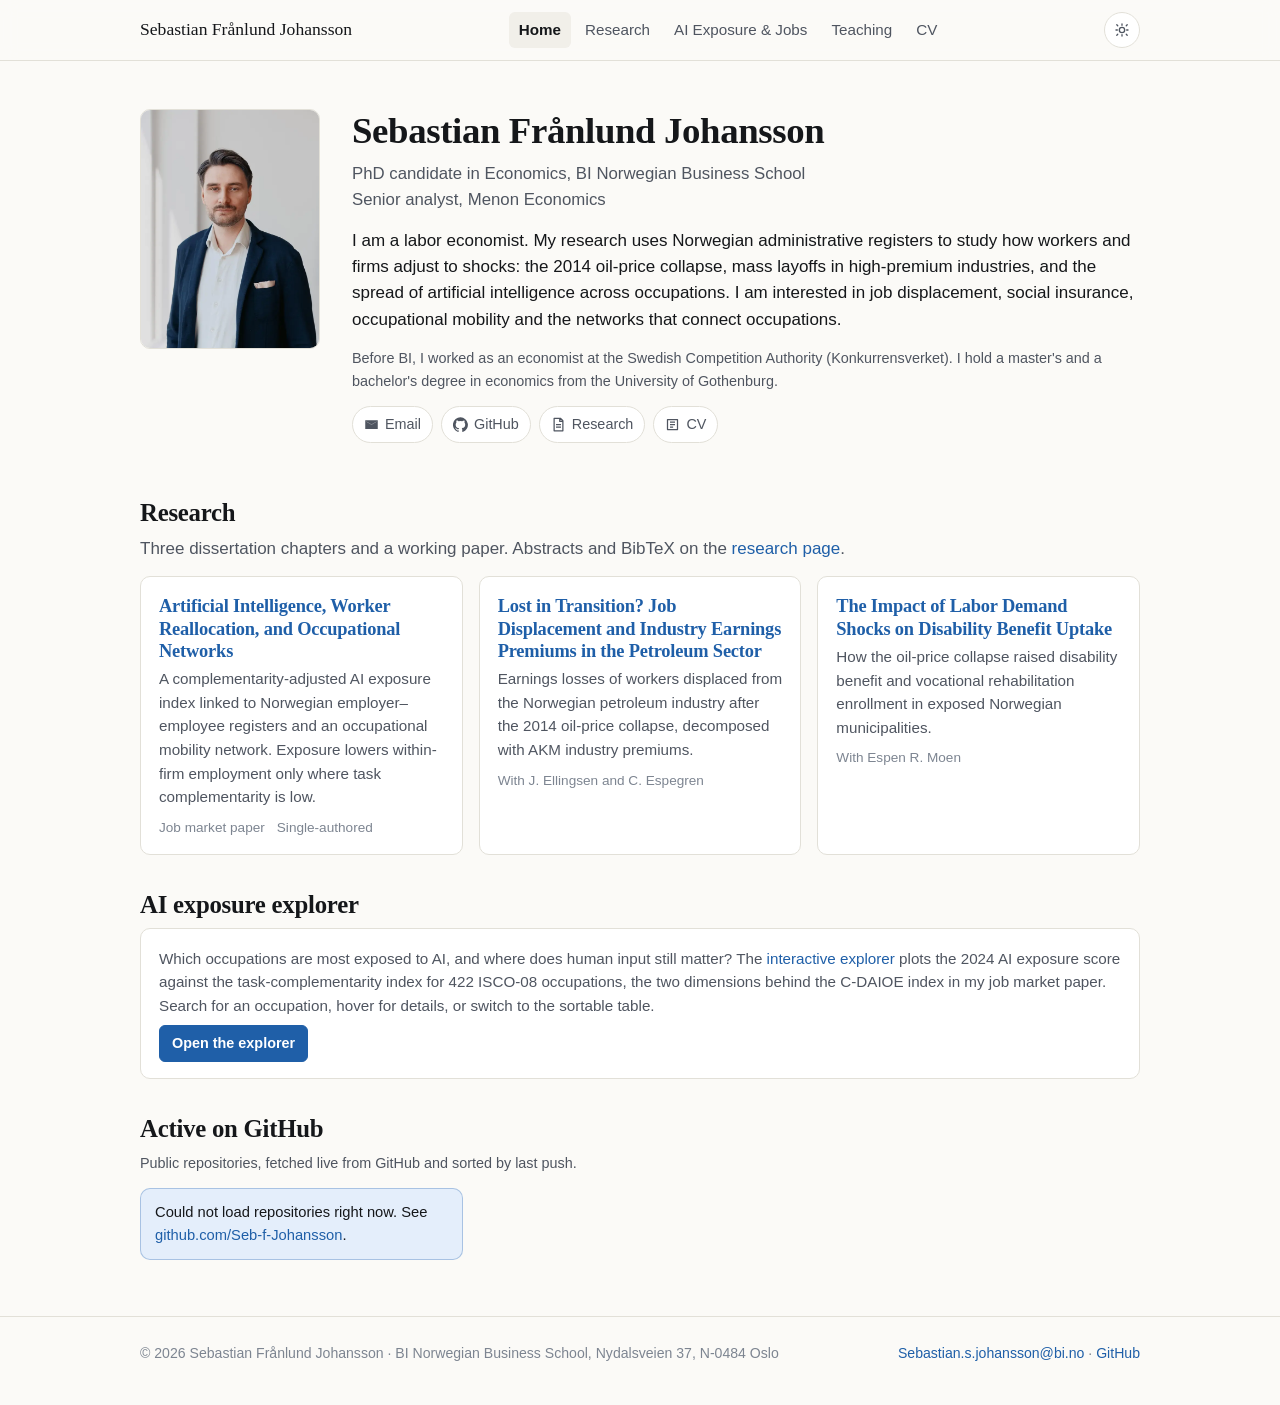
<file: index.html>
<!doctype html>
<html lang="en">
<head>
<meta charset="utf-8">
<meta name="viewport" content="width=device-width, initial-scale=1">
<title>Sebastian Frånlund Johansson — Economist</title>
<meta name="description" content="PhD candidate in economics at BI Norwegian Business School and senior analyst at Menon Economics. Labor economics, worker reallocation, AI and occupations.">
<meta property="og:title" content="Sebastian Frånlund Johansson — Economist">
<meta property="og:description" content="PhD candidate in economics at BI Norwegian Business School and senior analyst at Menon Economics. Labor economics, worker reallocation, AI and occupations.">
<meta property="og:image" content="assets/photo.webp">
<link rel="icon" href="assets/favicon.svg" type="image/svg+xml">
<link rel="stylesheet" href="assets/style.css?v=93b2acac">
<script>
// apply saved theme before first paint to avoid a flash
try { var t = localStorage.getItem('theme'); if (t) document.documentElement.setAttribute('data-theme', t); } catch (e) {}
</script>

</head>
<body data-github="Seb-f-Johansson">
<header class="site-header">
  <div class="wrap">
    <a class="brand" href="index.html">Sebastian Frånlund Johansson</a>
    <nav class="main" id="nav" aria-label="Main">
      <a href="index.html" aria-current="page">Home</a>
      <a href="research.html">Research</a>
      <a href="jobs.html">AI Exposure &amp; Jobs</a>
      <a href="teaching.html">Teaching</a>
      <a href="cv.html">CV</a>
    </nav>
    <div style="display:flex;gap:8px;align-items:center">
      <button class="theme-btn" id="theme" type="button" aria-label="Toggle dark mode" title="Toggle dark mode">
        <svg width="16" height="16" viewBox="0 0 24 24" fill="none" stroke="currentColor" stroke-width="2" stroke-linecap="round" aria-hidden="true"><path class="sun" d="M12 3v2M12 19v2M4.2 4.2l1.4 1.4M18.4 18.4l1.4 1.4M3 12h2M19 12h2M4.2 19.8l1.4-1.4M18.4 5.6l1.4-1.4"/><circle class="sun" cx="12" cy="12" r="4"/><path class="moon" d="M21 12.8A9 9 0 1 1 11.2 3a7 7 0 0 0 9.8 9.8z" style="display:none"/></svg>
      </button>
      <button class="theme-btn nav-toggle" id="navToggle" type="button" aria-label="Menu" aria-expanded="false" aria-controls="nav">
        <svg width="16" height="16" viewBox="0 0 24 24" fill="none" stroke="currentColor" stroke-width="2" stroke-linecap="round" aria-hidden="true"><path d="M4 7h16M4 12h16M4 17h16"/></svg>
      </button>
    </div>
  </div>
</header>
<main class="wrap">

<section class="hero">
  <img src="assets/photo.webp" alt="Portrait of Sebastian Johansson" width="180" height="240">
  <div>
    <h1>Sebastian Frånlund Johansson</h1>
    <p class="role">PhD candidate in Economics, BI Norwegian Business School<br>Senior analyst, Menon Economics</p>
    <p>I am a labor economist. My research uses Norwegian administrative registers to study how workers and firms adjust to shocks: the 2014 oil-price collapse, mass layoffs in high-premium industries, and the spread of artificial intelligence across occupations. I am interested in job displacement, social insurance, occupational mobility and the networks that connect occupations.</p>
    <p class="muted small">Before BI, I worked as an economist at the Swedish Competition Authority (Konkurrensverket). I hold a master's and a bachelor's degree in economics from the University of Gothenburg.</p>
    <ul class="links">
      <li><a href="mailto:Sebastian.s.johansson@bi.no"><svg viewBox="0 0 24 24" aria-hidden="true"><path d="M2 5h20v14H2zM4 7v.5l8 5 8-5V7l-8 5z"/></svg>Email</a></li>
      <li><a href="https://github.com/Seb-f-Johansson" rel="me"><svg viewBox="0 0 24 24" aria-hidden="true"><path d="M12 .5a12 12 0 0 0-3.8 23.4c.6.1.8-.3.8-.6v-2c-3.3.7-4-1.6-4-1.6-.6-1.4-1.4-1.8-1.4-1.8-1.1-.7.1-.7.1-.7 1.2.1 1.8 1.2 1.8 1.2 1.1 1.9 2.8 1.3 3.5 1 .1-.8.4-1.3.8-1.6-2.7-.3-5.5-1.3-5.5-5.9 0-1.3.5-2.4 1.2-3.2-.1-.3-.5-1.5.1-3.2 0 0 1-.3 3.3 1.2a11.5 11.5 0 0 1 6 0c2.3-1.5 3.3-1.2 3.3-1.2.7 1.7.3 2.9.1 3.2.8.8 1.2 1.9 1.2 3.2 0 4.6-2.8 5.6-5.5 5.9.4.4.8 1.1.8 2.2v3.3c0 .3.2.7.8.6A12 12 0 0 0 12 .5z"/></svg>GitHub</a></li>
      <li><a href="research.html"><svg class="ln" viewBox="0 0 24 24" aria-hidden="true"><path d="M5 2h10l4 4v16H5zM14 3v4h4M8 12h8M8 16h8"/></svg>Research</a></li>
      <li><a href="cv.html"><svg class="ln" viewBox="0 0 24 24" aria-hidden="true"><path d="M4 4h16v16H4zM8 8h8M8 12h8M8 16h5"/></svg>CV</a></li>
    </ul>
  </div>
</section>

<h2>Research</h2>
<p class="muted">Three dissertation chapters and a working paper. Abstracts and BibTeX on the <a href="research.html">research page</a>.</p>
<div class="grid">
  <a class="card link" href="research.html#ai-reallocation">
    <h3>Artificial Intelligence, Worker Reallocation, and Occupational Networks</h3>
    <p>A complementarity-adjusted AI exposure index linked to Norwegian employer–employee registers and an occupational mobility network. Exposure lowers within-firm employment only where task complementarity is low.</p>
    <div class="meta"><span>Job market paper</span><span>Single-authored</span></div>
  </a>
  <a class="card link" href="research.html#lost-in-transition">
    <h3>Lost in Transition? Job Displacement and Industry Earnings Premiums in the Petroleum Sector</h3>
    <p>Earnings losses of workers displaced from the Norwegian petroleum industry after the 2014 oil-price collapse, decomposed with AKM industry premiums.</p>
    <div class="meta"><span>With J. Ellingsen and C. Espegren</span></div>
  </a>
  <a class="card link" href="research.html#disability">
    <h3>The Impact of Labor Demand Shocks on Disability Benefit Uptake</h3>
    <p>How the oil-price collapse raised disability benefit and vocational rehabilitation enrollment in exposed Norwegian municipalities.</p>
    <div class="meta"><span>With Espen R. Moen</span></div>
  </a>
</div>

<h2>AI exposure explorer</h2>
<div class="card">
  <p>Which occupations are most exposed to AI, and where does human input still matter? The <a href="jobs.html#exp">interactive explorer</a> plots the 2024 AI exposure score against the task-complementarity index for 422 ISCO-08 occupations, the two dimensions behind the C-DAIOE index in my job market paper. Search for an occupation, hover for details, or switch to the sortable table.</p>
  <p style="margin:0"><a class="btn primary" href="jobs.html#exp">Open the explorer</a></p>
</div>

<h2>Active on GitHub</h2>
<p class="muted small">Public repositories, fetched live from GitHub and sorted by last push.</p>
<div id="repos" class="grid" aria-live="polite">
  <div class="skeleton"></div><div class="skeleton"></div><div class="skeleton"></div>
</div>

</main>
<footer>
  <div class="wrap">
    <div>&copy; 2026 Sebastian Frånlund Johansson &middot; BI Norwegian Business School, Nydalsveien 37, N-0484 Oslo</div>
    <div><a href="mailto:Sebastian.s.johansson@bi.no">Sebastian.s.johansson@bi.no</a> &middot; <a href="https://github.com/Seb-f-Johansson">GitHub</a></div>
  </div>
</footer>
<script src="assets/site.js?v=0dadcda1"></script>

</body>
</html>
</file>
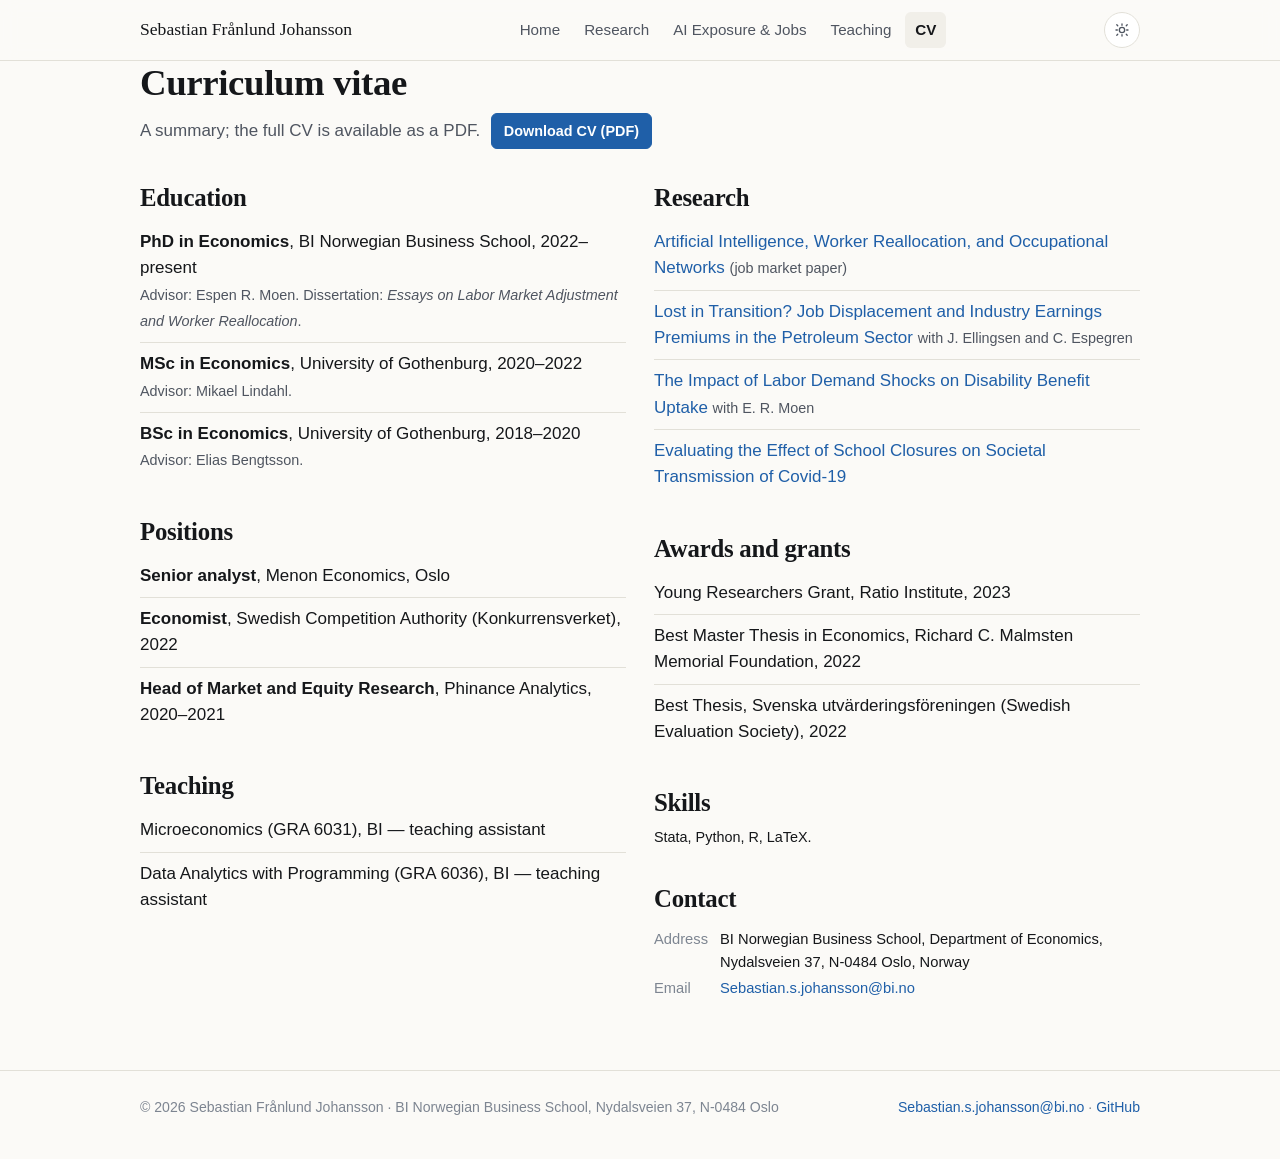
<file: cv.html>
<!doctype html>
<html lang="en">
<head>
<meta charset="utf-8">
<meta name="viewport" content="width=device-width, initial-scale=1">
<title>CV — Sebastian Frånlund Johansson</title>
<meta name="description" content="Curriculum vitae of Sebastian Frånlund Johansson: PhD candidate in economics at BI Norwegian Business School, senior analyst at Menon Economics.">
<meta property="og:title" content="CV — Sebastian Frånlund Johansson">
<meta property="og:description" content="Curriculum vitae of Sebastian Frånlund Johansson: PhD candidate in economics at BI Norwegian Business School, senior analyst at Menon Economics.">
<meta property="og:image" content="assets/photo.webp">
<link rel="icon" href="assets/favicon.svg" type="image/svg+xml">
<link rel="stylesheet" href="assets/style.css?v=93b2acac">
<script>
// apply saved theme before first paint to avoid a flash
try { var t = localStorage.getItem('theme'); if (t) document.documentElement.setAttribute('data-theme', t); } catch (e) {}
</script>

</head>
<body data-github="Seb-f-Johansson">
<header class="site-header">
  <div class="wrap">
    <a class="brand" href="index.html">Sebastian Frånlund Johansson</a>
    <nav class="main" id="nav" aria-label="Main">
      <a href="index.html">Home</a>
      <a href="research.html">Research</a>
      <a href="jobs.html">AI Exposure &amp; Jobs</a>
      <a href="teaching.html">Teaching</a>
      <a href="cv.html" aria-current="page">CV</a>
    </nav>
    <div style="display:flex;gap:8px;align-items:center">
      <button class="theme-btn" id="theme" type="button" aria-label="Toggle dark mode" title="Toggle dark mode">
        <svg width="16" height="16" viewBox="0 0 24 24" fill="none" stroke="currentColor" stroke-width="2" stroke-linecap="round" aria-hidden="true"><path class="sun" d="M12 3v2M12 19v2M4.2 4.2l1.4 1.4M18.4 18.4l1.4 1.4M3 12h2M19 12h2M4.2 19.8l1.4-1.4M18.4 5.6l1.4-1.4"/><circle class="sun" cx="12" cy="12" r="4"/><path class="moon" d="M21 12.8A9 9 0 1 1 11.2 3a7 7 0 0 0 9.8 9.8z" style="display:none"/></svg>
      </button>
      <button class="theme-btn nav-toggle" id="navToggle" type="button" aria-label="Menu" aria-expanded="false" aria-controls="nav">
        <svg width="16" height="16" viewBox="0 0 24 24" fill="none" stroke="currentColor" stroke-width="2" stroke-linecap="round" aria-hidden="true"><path d="M4 7h16M4 12h16M4 17h16"/></svg>
      </button>
    </div>
  </div>
</header>
<main class="wrap">

<h1>Curriculum vitae</h1>
<p class="muted">A summary; the full CV is available as a PDF. <a class="btn primary" href="cv/Sebastian_Johansson_CV.pdf" style="margin-left:6px">Download CV (PDF)</a></p>

<div class="two">
<div>
  <h2 style="margin-top:1.2rem">Education</h2>
  <ul class="clean">
    <li><b>PhD in Economics</b>, BI Norwegian Business School, 2022–present<br><span class="muted small">Advisor: Espen R. Moen. Dissertation: <em>Essays on Labor Market Adjustment and Worker Reallocation</em>.</span></li>
    <li><b>MSc in Economics</b>, University of Gothenburg, 2020–2022<br><span class="muted small">Advisor: Mikael Lindahl.</span></li>
    <li><b>BSc in Economics</b>, University of Gothenburg, 2018–2020<br><span class="muted small">Advisor: Elias Bengtsson.</span></li>
  </ul>

  <h2>Positions</h2>
  <ul class="clean">
    <li><b>Senior analyst</b>, Menon Economics, Oslo</li>
    <li><b>Economist</b>, Swedish Competition Authority (Konkurrensverket), 2022</li>
    <li><b>Head of Market and Equity Research</b>, Phinance Analytics, 2020–2021</li>
  </ul>

  <h2>Teaching</h2>
  <ul class="clean">
    <li>Microeconomics (GRA 6031), BI — teaching assistant</li>
    <li>Data Analytics with Programming (GRA 6036), BI — teaching assistant</li>
  </ul>
</div>
<div>
  <h2 style="margin-top:1.2rem">Research</h2>
  <ul class="clean">
    <li><a href="research.html#ai-reallocation">Artificial Intelligence, Worker Reallocation, and Occupational Networks</a> <span class="muted small">(job market paper)</span></li>
    <li><a href="research.html#lost-in-transition">Lost in Transition? Job Displacement and Industry Earnings Premiums in the Petroleum Sector</a> <span class="muted small">with J. Ellingsen and C. Espegren</span></li>
    <li><a href="research.html#disability">The Impact of Labor Demand Shocks on Disability Benefit Uptake</a> <span class="muted small">with E. R. Moen</span></li>
    <li><a href="research.html#covid">Evaluating the Effect of School Closures on Societal Transmission of Covid-19</a></li>
  </ul>

  <h2>Awards and grants</h2>
  <ul class="clean">
    <li>Young Researchers Grant, Ratio Institute, 2023</li>
    <li>Best Master Thesis in Economics, Richard C. Malmsten Memorial Foundation, 2022</li>
    <li>Best Thesis, Svenska utvärderingsföreningen (Swedish Evaluation Society), 2022</li>
  </ul>

  <h2>Skills</h2>
  <p class="small">Stata, Python, R, LaTeX.</p>

  <h2>Contact</h2>
  <dl class="kv small">
    <dt>Address</dt><dd>BI Norwegian Business School, Department of Economics, Nydalsveien 37, N-0484 Oslo, Norway</dd>
    <dt>Email</dt><dd><a href="mailto:Sebastian.s.johansson@bi.no">Sebastian.s.johansson@bi.no</a></dd>
  </dl>
</div>
</div>

</main>
<footer>
  <div class="wrap">
    <div>&copy; 2026 Sebastian Frånlund Johansson &middot; BI Norwegian Business School, Nydalsveien 37, N-0484 Oslo</div>
    <div><a href="mailto:Sebastian.s.johansson@bi.no">Sebastian.s.johansson@bi.no</a> &middot; <a href="https://github.com/Seb-f-Johansson">GitHub</a></div>
  </div>
</footer>
<script src="assets/site.js?v=0dadcda1"></script>

</body>
</html>
</file>
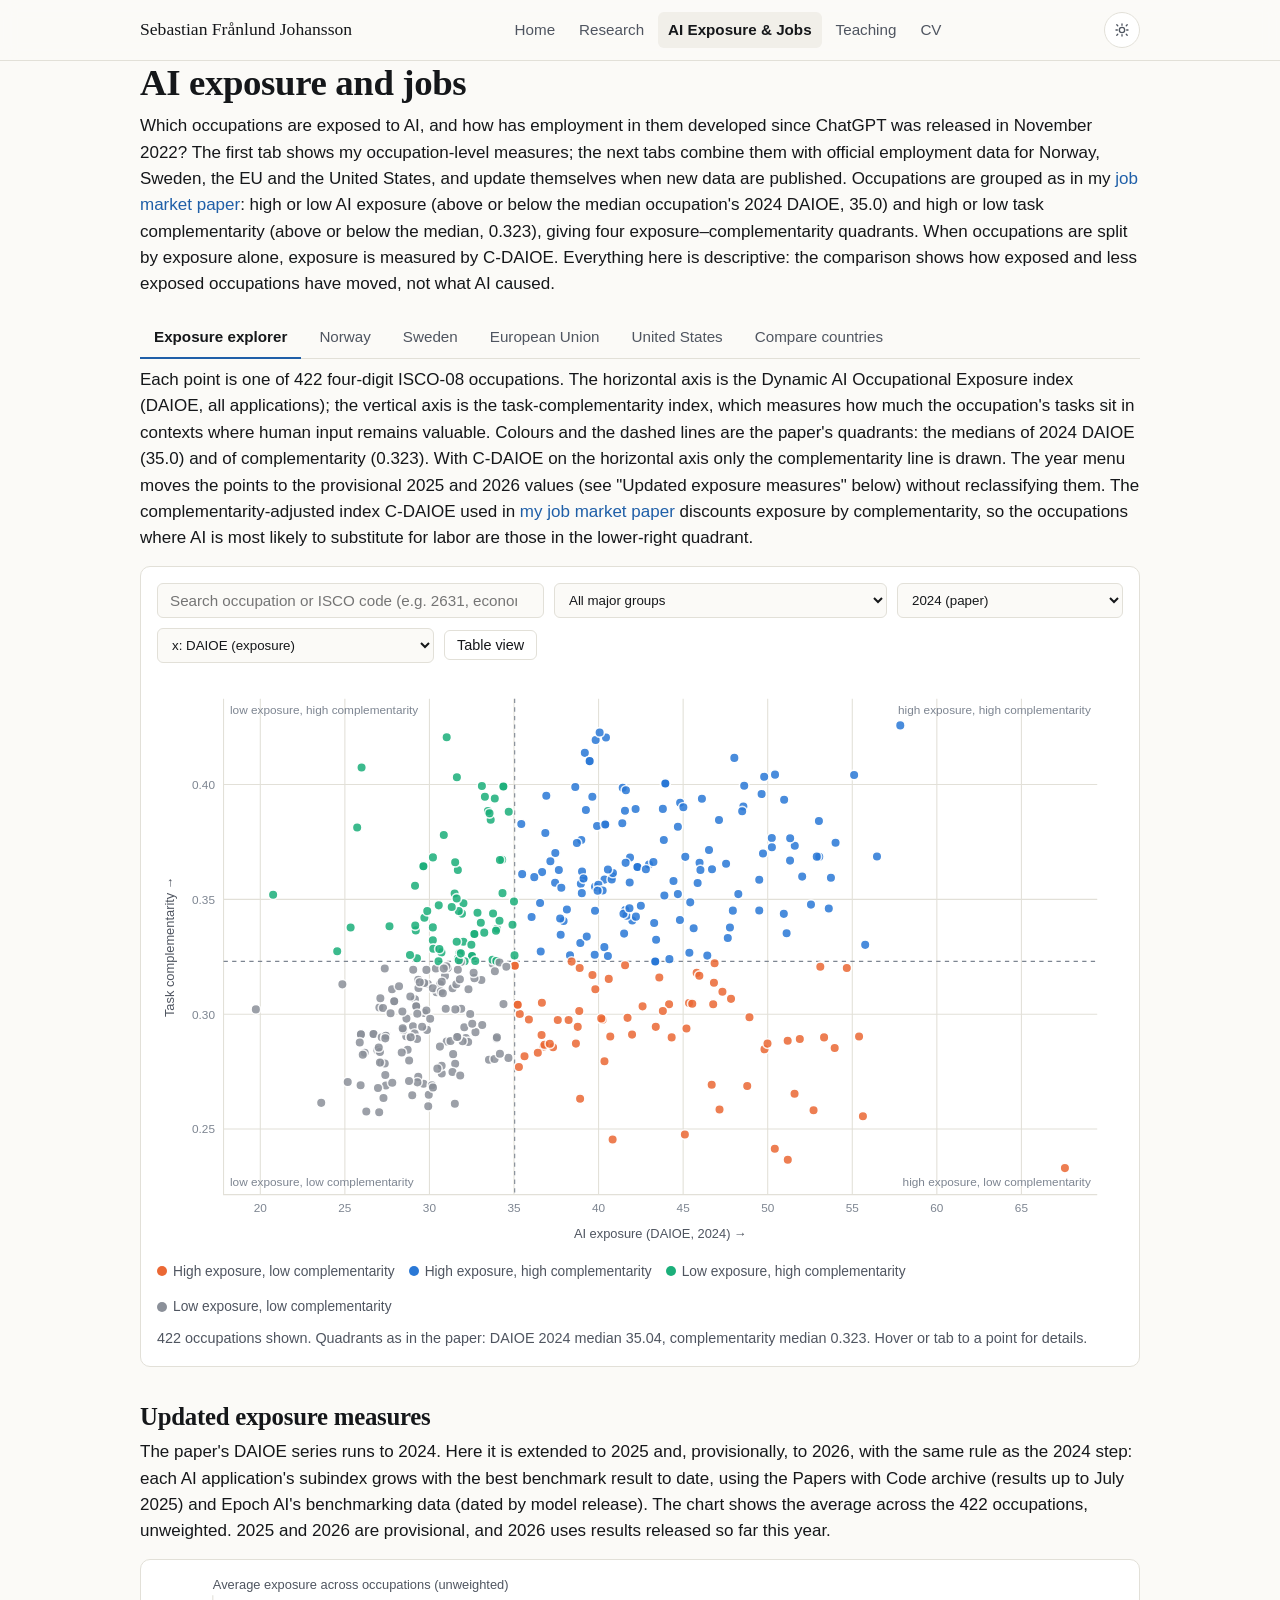
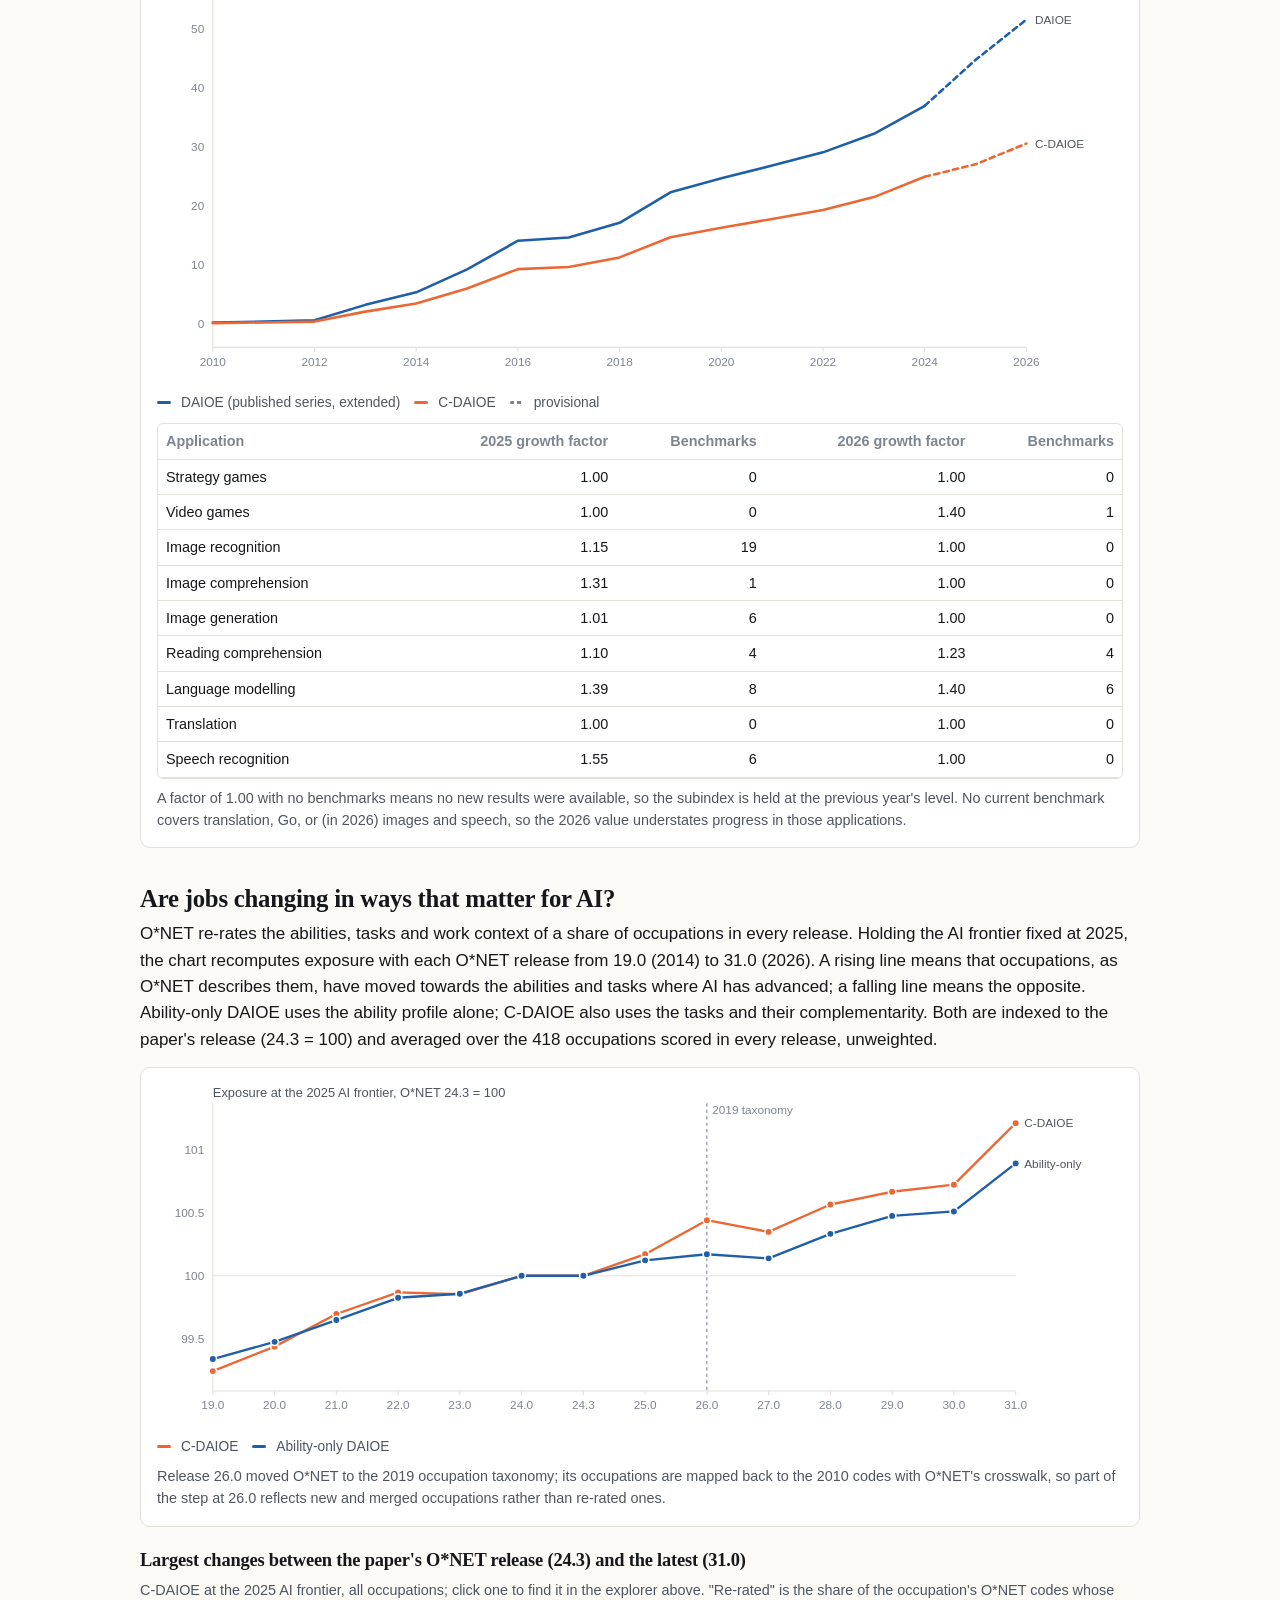
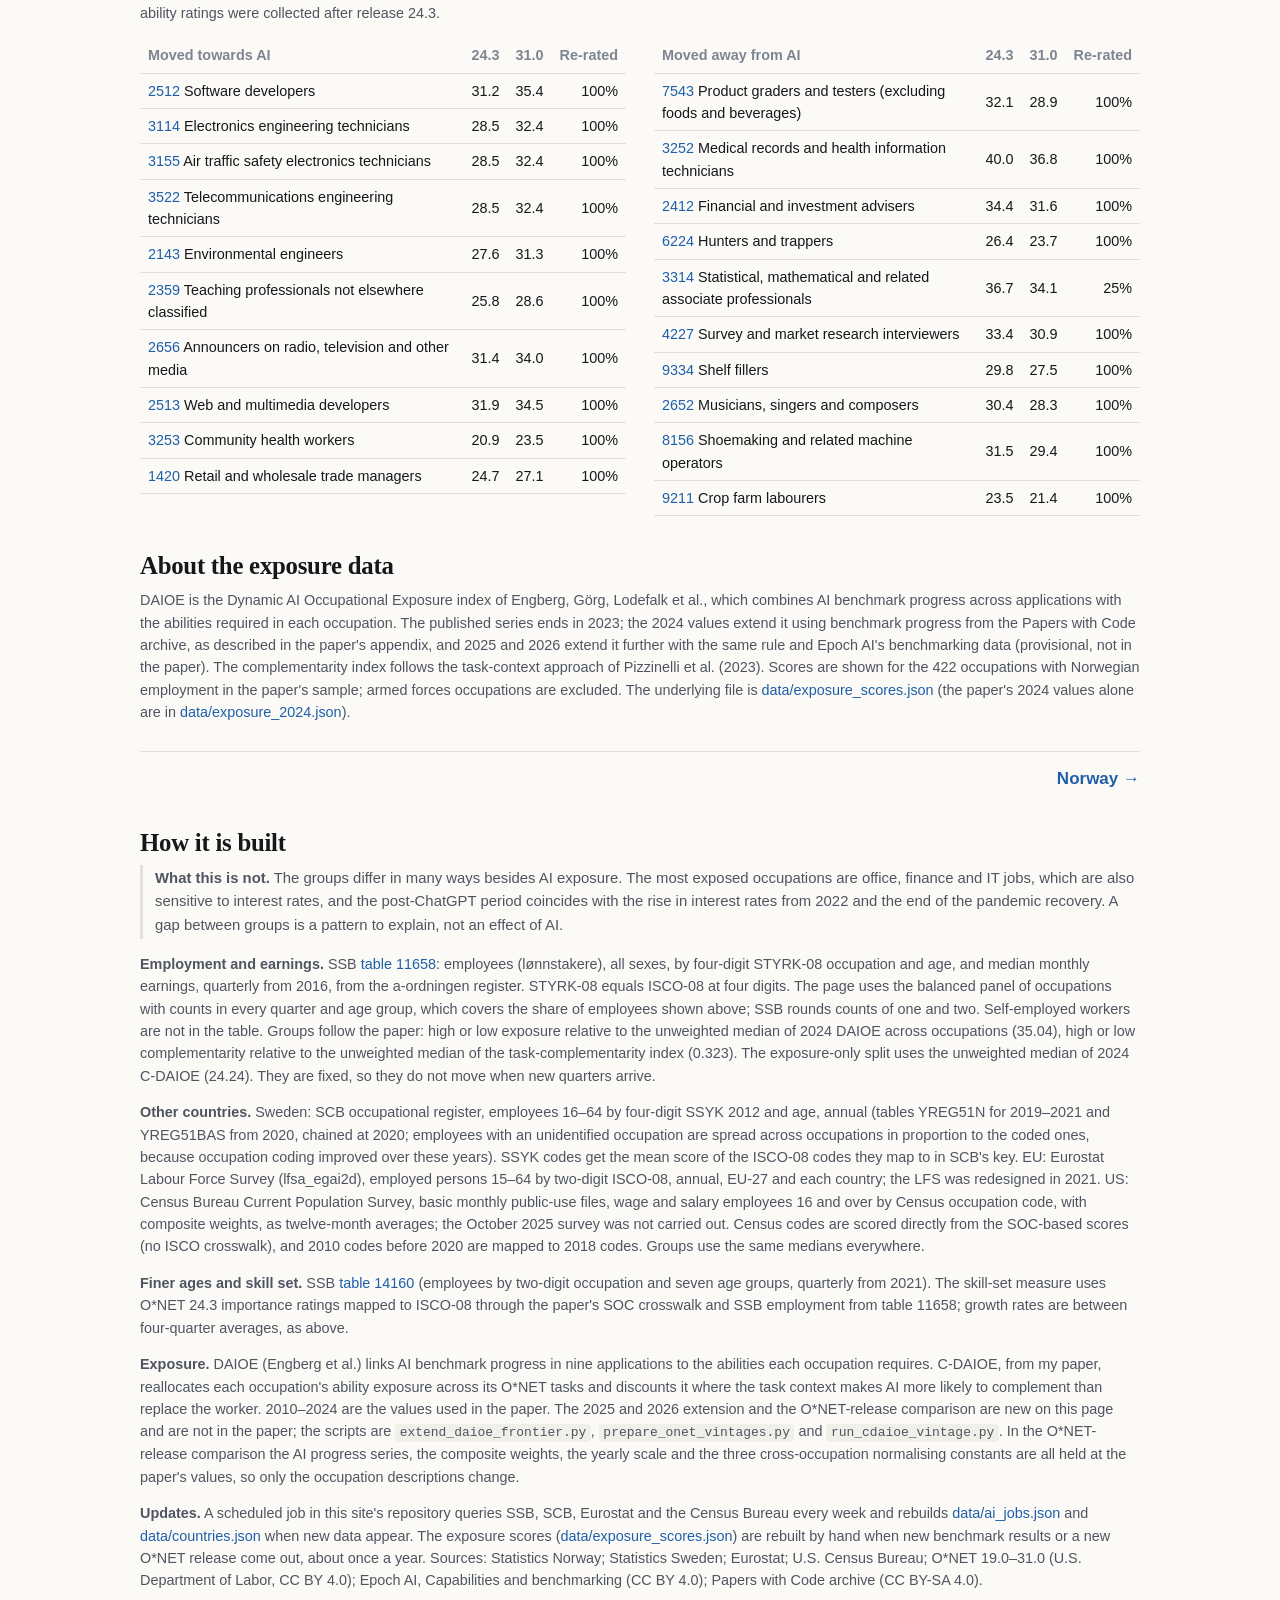
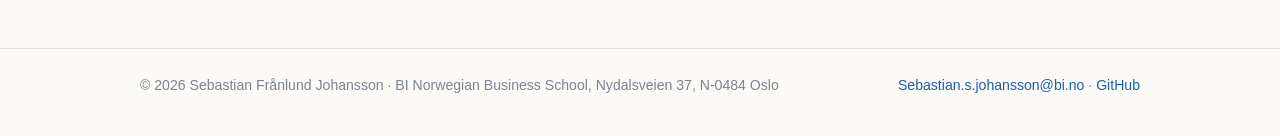
<file: exposure.html>
<!doctype html>
<html lang="en">
<head>
<meta charset="utf-8">
<meta name="viewport" content="width=device-width, initial-scale=1">
<title>AI Exposure Explorer — Sebastian Frånlund Johansson</title>
<meta name="description" content="The AI exposure explorer has moved to the AI exposure and jobs page.">
<meta property="og:title" content="AI Exposure Explorer — Sebastian Frånlund Johansson">
<meta property="og:description" content="The AI exposure explorer has moved to the AI exposure and jobs page.">
<meta property="og:image" content="assets/photo.webp">
<link rel="icon" href="assets/favicon.svg" type="image/svg+xml">
<link rel="stylesheet" href="assets/style.css?v=93b2acac">
<script>
// apply saved theme before first paint to avoid a flash
try { var t = localStorage.getItem('theme'); if (t) document.documentElement.setAttribute('data-theme', t); } catch (e) {}
</script>
<meta http-equiv="refresh" content="0; url=jobs.html#exp"><script>location.replace('jobs.html' + location.search + '#exp');</script>
</head>
<body data-github="Seb-f-Johansson">
<header class="site-header">
  <div class="wrap">
    <a class="brand" href="index.html">Sebastian Frånlund Johansson</a>
    <nav class="main" id="nav" aria-label="Main">
      <a href="index.html">Home</a>
      <a href="research.html">Research</a>
      <a href="jobs.html">AI Exposure &amp; Jobs</a>
      <a href="teaching.html">Teaching</a>
      <a href="cv.html">CV</a>
    </nav>
    <div style="display:flex;gap:8px;align-items:center">
      <button class="theme-btn" id="theme" type="button" aria-label="Toggle dark mode" title="Toggle dark mode">
        <svg width="16" height="16" viewBox="0 0 24 24" fill="none" stroke="currentColor" stroke-width="2" stroke-linecap="round" aria-hidden="true"><path class="sun" d="M12 3v2M12 19v2M4.2 4.2l1.4 1.4M18.4 18.4l1.4 1.4M3 12h2M19 12h2M4.2 19.8l1.4-1.4M18.4 5.6l1.4-1.4"/><circle class="sun" cx="12" cy="12" r="4"/><path class="moon" d="M21 12.8A9 9 0 1 1 11.2 3a7 7 0 0 0 9.8 9.8z" style="display:none"/></svg>
      </button>
      <button class="theme-btn nav-toggle" id="navToggle" type="button" aria-label="Menu" aria-expanded="false" aria-controls="nav">
        <svg width="16" height="16" viewBox="0 0 24 24" fill="none" stroke="currentColor" stroke-width="2" stroke-linecap="round" aria-hidden="true"><path d="M4 7h16M4 12h16M4 17h16"/></svg>
      </button>
    </div>
  </div>
</header>
<main class="wrap">

<h1>AI exposure explorer</h1>
<p>The explorer is now the first tab of <a href="jobs.html#exp">AI exposure and jobs</a>.</p>

</main>
<footer>
  <div class="wrap">
    <div>&copy; 2026 Sebastian Frånlund Johansson &middot; BI Norwegian Business School, Nydalsveien 37, N-0484 Oslo</div>
    <div><a href="mailto:Sebastian.s.johansson@bi.no">Sebastian.s.johansson@bi.no</a> &middot; <a href="https://github.com/Seb-f-Johansson">GitHub</a></div>
  </div>
</footer>
<script src="assets/site.js?v=0dadcda1"></script>

</body>
</html>
</file>
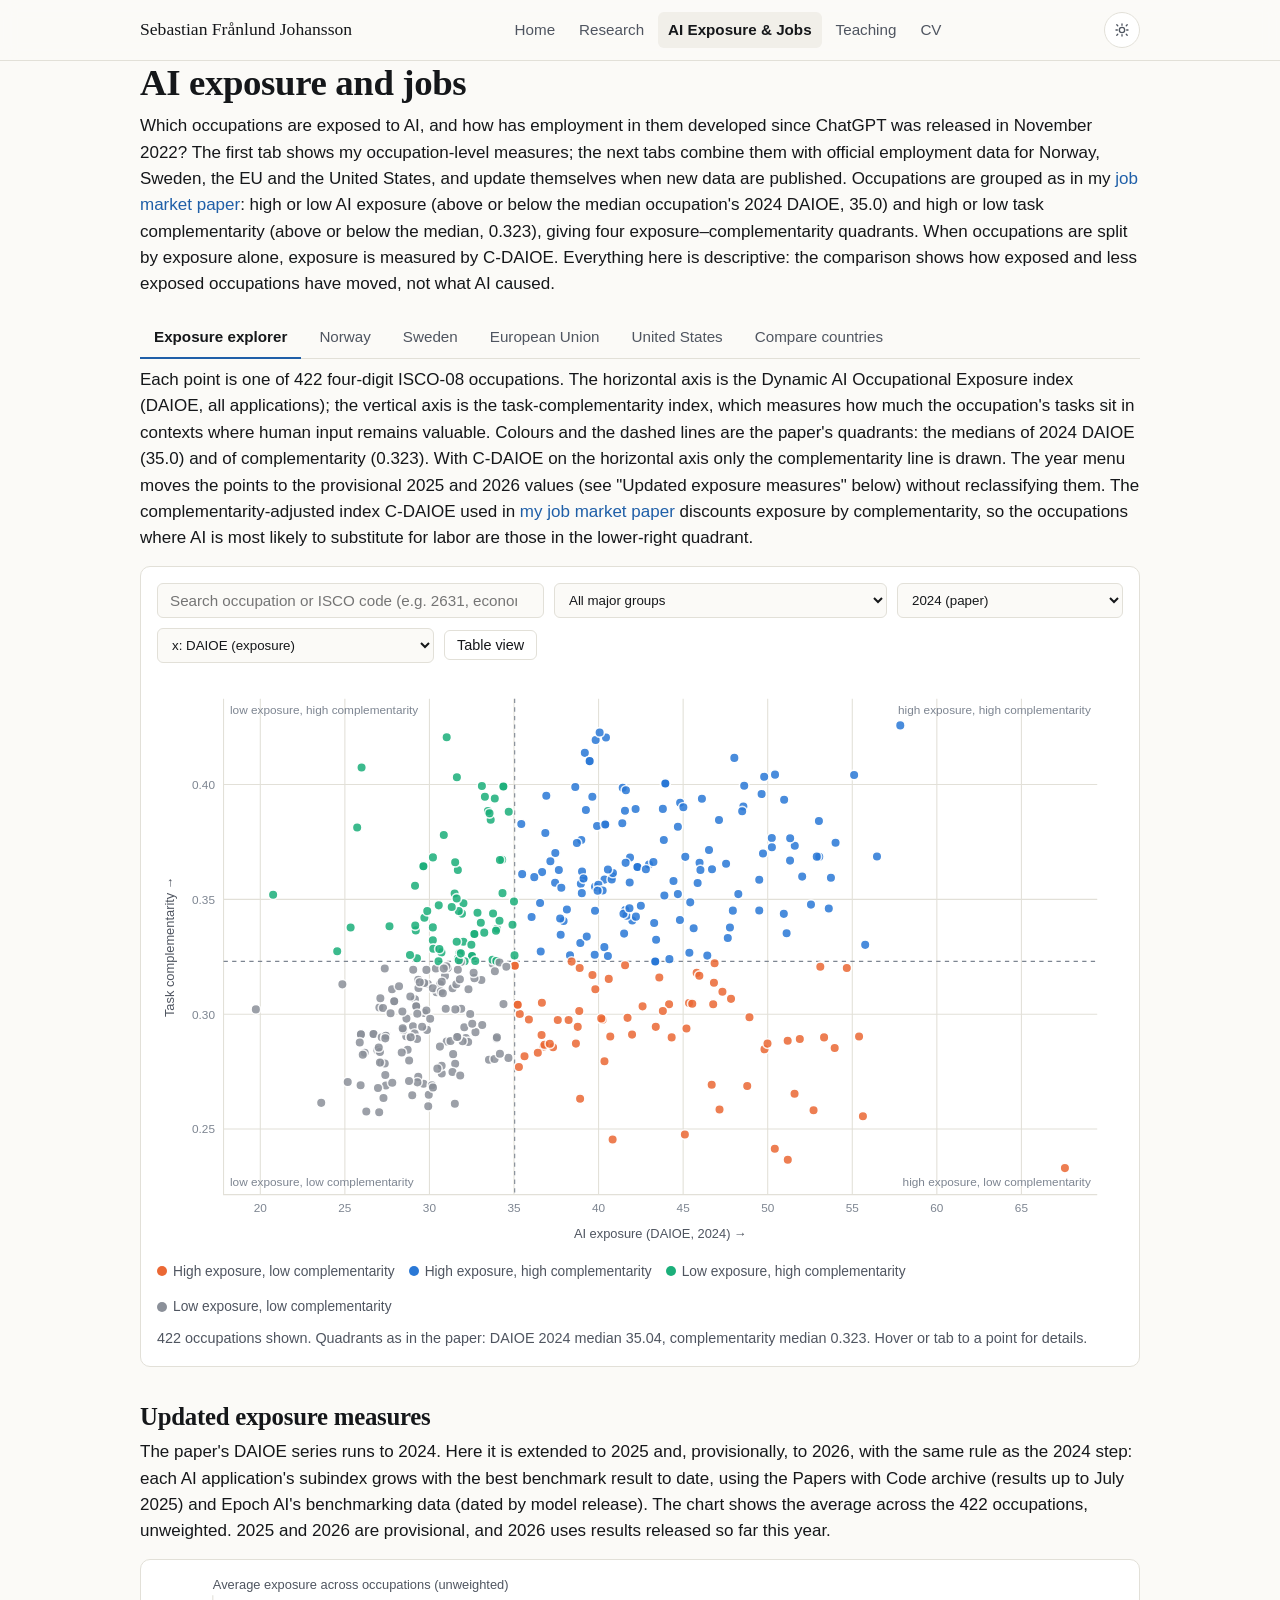
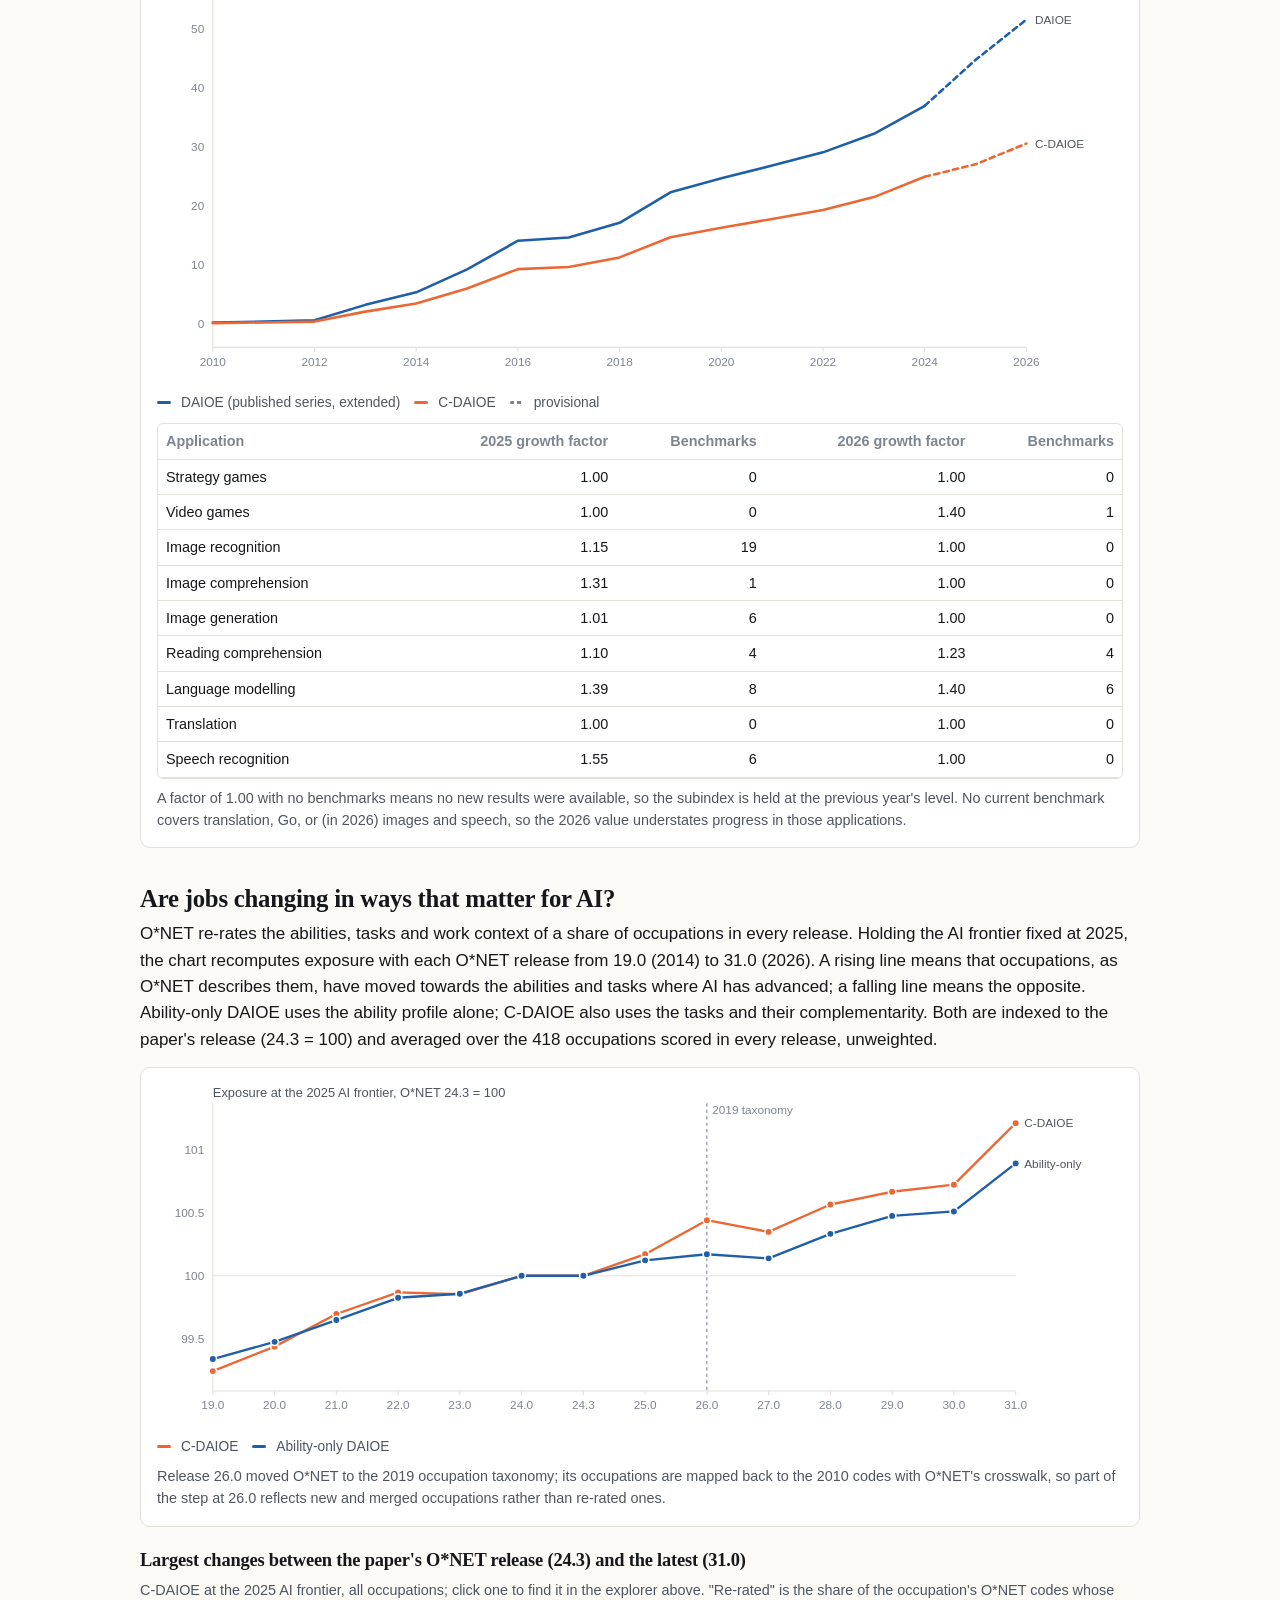
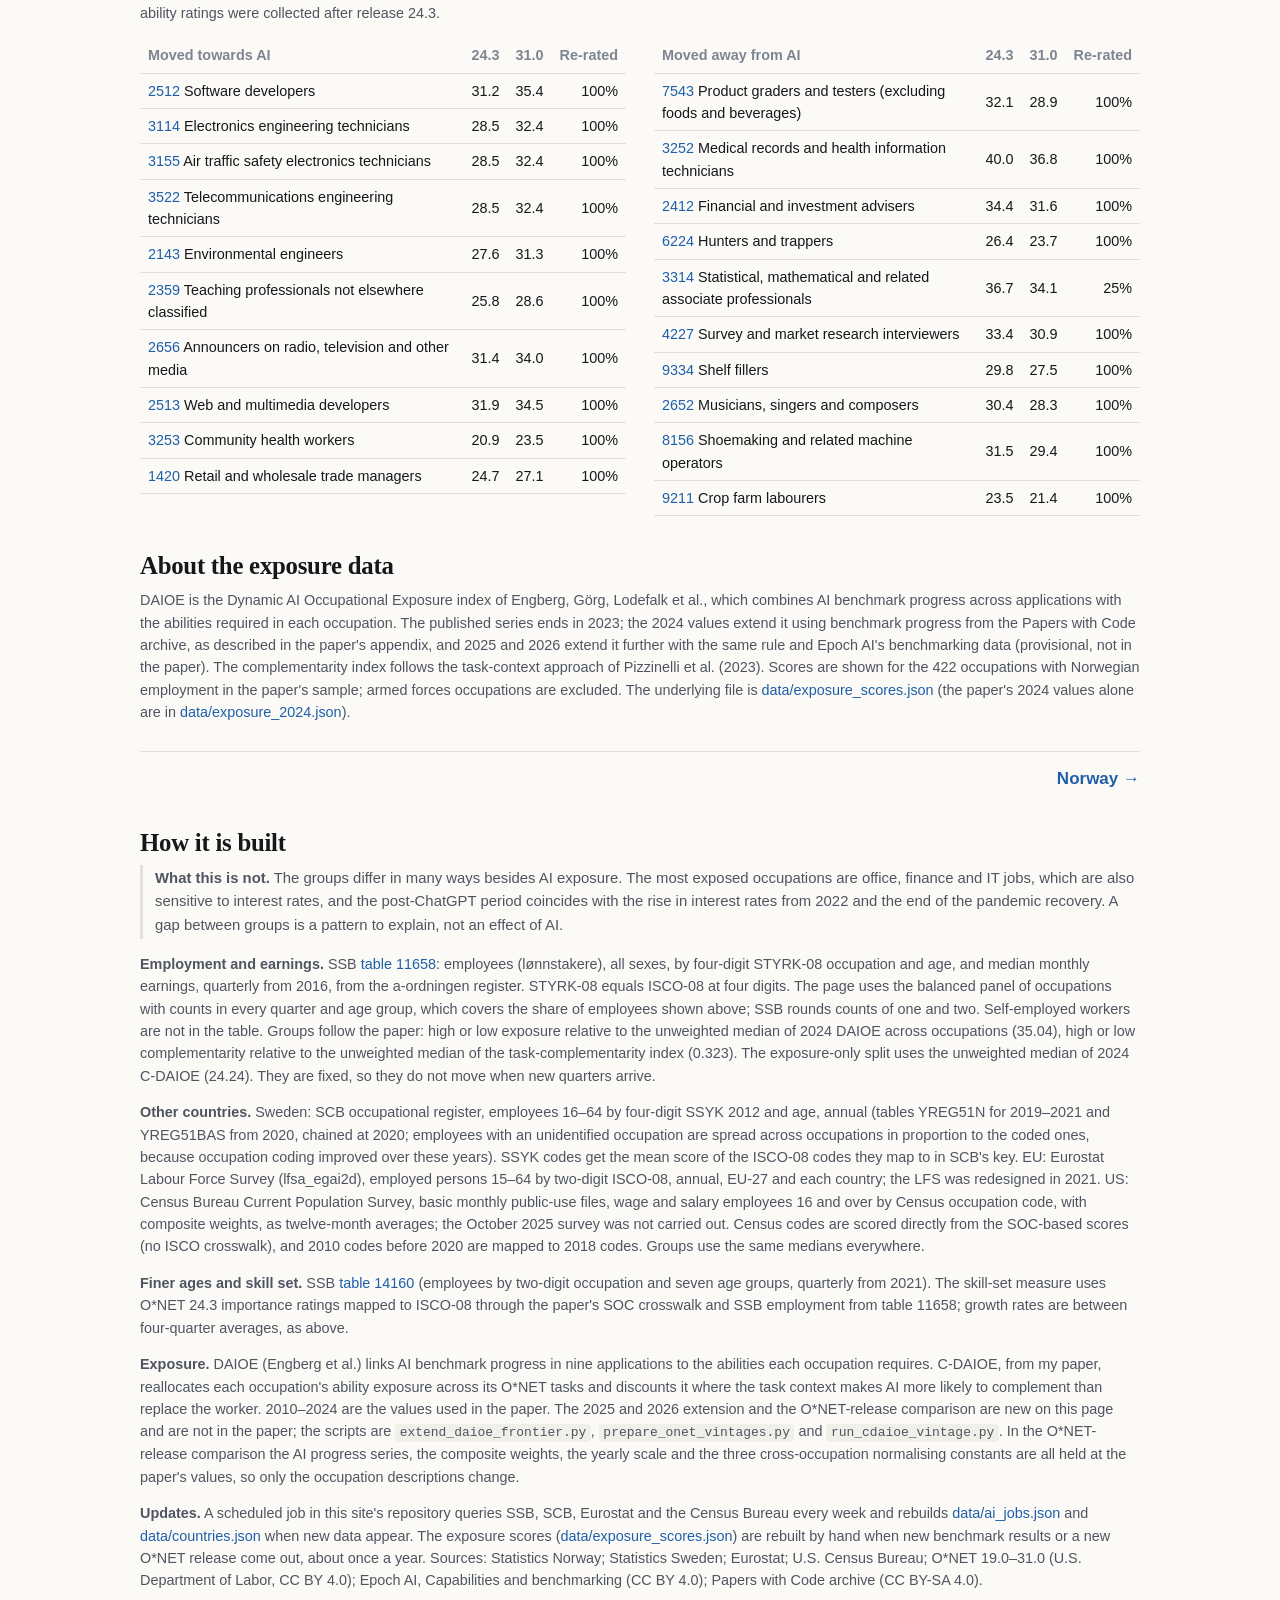
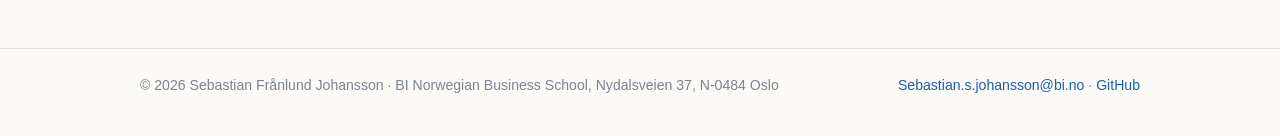
<file: jobs.html>
<!doctype html>
<html lang="en">
<head>
<meta charset="utf-8">
<meta name="viewport" content="width=device-width, initial-scale=1">
<title>AI Exposure and Jobs — Sebastian Frånlund Johansson</title>
<meta name="description" content="AI exposure (DAIOE, C-DAIOE) and task complementarity for 422 occupations, and employment before and after ChatGPT in Norway, Sweden, the EU and the US. Updated automatically.">
<meta property="og:title" content="AI Exposure and Jobs — Sebastian Frånlund Johansson">
<meta property="og:description" content="AI exposure (DAIOE, C-DAIOE) and task complementarity for 422 occupations, and employment before and after ChatGPT in Norway, Sweden, the EU and the US. Updated automatically.">
<meta property="og:image" content="assets/photo.webp">
<link rel="icon" href="assets/favicon.svg" type="image/svg+xml">
<link rel="stylesheet" href="assets/style.css?v=93b2acac">
<script>
// apply saved theme before first paint to avoid a flash
try { var t = localStorage.getItem('theme'); if (t) document.documentElement.setAttribute('data-theme', t); } catch (e) {}
</script>

</head>
<body data-github="Seb-f-Johansson">
<header class="site-header">
  <div class="wrap">
    <a class="brand" href="index.html">Sebastian Frånlund Johansson</a>
    <nav class="main" id="nav" aria-label="Main">
      <a href="index.html">Home</a>
      <a href="research.html">Research</a>
      <a href="jobs.html" aria-current="page">AI Exposure &amp; Jobs</a>
      <a href="teaching.html">Teaching</a>
      <a href="cv.html">CV</a>
    </nav>
    <div style="display:flex;gap:8px;align-items:center">
      <button class="theme-btn" id="theme" type="button" aria-label="Toggle dark mode" title="Toggle dark mode">
        <svg width="16" height="16" viewBox="0 0 24 24" fill="none" stroke="currentColor" stroke-width="2" stroke-linecap="round" aria-hidden="true"><path class="sun" d="M12 3v2M12 19v2M4.2 4.2l1.4 1.4M18.4 18.4l1.4 1.4M3 12h2M19 12h2M4.2 19.8l1.4-1.4M18.4 5.6l1.4-1.4"/><circle class="sun" cx="12" cy="12" r="4"/><path class="moon" d="M21 12.8A9 9 0 1 1 11.2 3a7 7 0 0 0 9.8 9.8z" style="display:none"/></svg>
      </button>
      <button class="theme-btn nav-toggle" id="navToggle" type="button" aria-label="Menu" aria-expanded="false" aria-controls="nav">
        <svg width="16" height="16" viewBox="0 0 24 24" fill="none" stroke="currentColor" stroke-width="2" stroke-linecap="round" aria-hidden="true"><path d="M4 7h16M4 12h16M4 17h16"/></svg>
      </button>
    </div>
  </div>
</header>
<main class="wrap">

<h1>AI exposure and jobs</h1>
<p>Which occupations are exposed to AI, and how has employment in them developed since ChatGPT was released in November 2022? The first tab shows my occupation-level measures; the next tabs combine them with official employment data for Norway, Sweden, the EU and the United States, and update themselves when new data are published. Occupations are grouped as in my <a href="research.html#ai-reallocation">job market paper</a>: high or low AI exposure (above or below the median occupation's 2024 DAIOE, 35.0) and high or low task complementarity (above or below the median, 0.323), giving four exposure–complementarity quadrants. When occupations are split by exposure alone, exposure is measured by C-DAIOE. Everything here is descriptive: the comparison shows how exposed and less exposed occupations have moved, not what AI caused.</p>

<div class="tabs" role="tablist" id="ctabs">
  <button role="tab" data-c="EXP" aria-selected="true">Exposure explorer</button><button role="tab" data-c="NO" aria-selected="false">Norway</button><button role="tab" data-c="SE" aria-selected="false">Sweden</button><button role="tab" data-c="EU" aria-selected="false">European Union</button><button role="tab" data-c="US" aria-selected="false">United States</button><button role="tab" data-c="CMP" aria-selected="false">Compare countries</button>
</div>
<div id="tab-EXP" role="tabpanel">
<p>Each point is one of 422 four-digit ISCO-08 occupations. The horizontal axis is the Dynamic AI Occupational Exposure index (DAIOE, all applications); the vertical axis is the task-complementarity index, which measures how much the occupation's tasks sit in contexts where human input remains valuable. Colours and the dashed lines are the paper's quadrants: the medians of 2024 DAIOE (35.0) and of complementarity (0.323). With C-DAIOE on the horizontal axis only the complementarity line is drawn. The year menu moves the points to the provisional 2025 and 2026 values (see "Updated exposure measures" below) without reclassifying them. The complementarity-adjusted index C-DAIOE used in <a href="research.html#ai-reallocation">my job market paper</a> discounts exposure by complementarity, so the occupations where AI is most likely to substitute for labor are those in the lower-right quadrant.</p>

<div class="viz" id="viz">
  <div class="controls">
    <input type="search" id="q" placeholder="Search occupation or ISCO code (e.g. 2631, economists)" aria-label="Search occupations" autocomplete="off">
    <select id="major" aria-label="Major group">
      <option value="">All major groups</option>
      <option value="1">1 Managers</option>
      <option value="2">2 Professionals</option>
      <option value="3">3 Technicians and associate professionals</option>
      <option value="4">4 Clerical support workers</option>
      <option value="5">5 Service and sales workers</option>
      <option value="6">6 Skilled agricultural, forestry and fishery workers</option>
      <option value="7">7 Craft and related trades workers</option>
      <option value="8">8 Plant and machine operators and assemblers</option>
      <option value="9">9 Elementary occupations</option>
    </select>
    <select id="year" aria-label="Year">
      <option value="2024" selected>2024 (paper)</option>
      <option value="2025">2025 (provisional)</option>
      <option value="2026">2026 (provisional, year to date)</option>
      <option value="2023">2023</option>
      <option value="2022">2022</option>
    </select>
    <select id="xvar" aria-label="Horizontal axis">
      <option value="daioe">x: DAIOE (exposure)</option>
      <option value="cdaioe">x: C-DAIOE (complementarity-adjusted)</option>
    </select>
    <button class="btn" id="toggleTable" type="button" aria-pressed="false">Table view</button>
  </div>
  <div id="chart" style="position:relative"></div>
  <div class="legend" id="legend">
    <span><i class="dot" style="background:var(--q1)"></i>High exposure, low complementarity</span>
    <span><i class="dot" style="background:var(--q2)"></i>High exposure, high complementarity</span>
    <span><i class="dot" style="background:var(--q3)"></i>Low exposure, high complementarity</span>
    <span><i class="dot" style="background:var(--q4)"></i>Low exposure, low complementarity</span>
  </div>
  <div class="table-wrap" id="tableWrap" hidden>
    <table class="data" id="table">
      <thead><tr>
        <th data-k="isco">ISCO</th><th data-k="title">Occupation</th>
        <th class="num" data-k="daioe">DAIOE</th><th class="num" data-k="cdaioe">C-DAIOE</th><th class="num" data-k="comp">Complementarity</th>
      </tr></thead>
      <tbody></tbody>
    </table>
  </div>
  <p class="small muted" id="count" style="margin:10px 0 0"></p>
</div>

<h2>Updated exposure measures</h2>
<p>The paper's DAIOE series runs to 2024. Here it is extended to 2025 and, provisionally, to 2026, with the same rule as the 2024 step: each AI application's subindex grows with the best benchmark result to date, using the Papers with Code archive (results up to July 2025) and Epoch AI's benchmarking data (dated by model release). The chart shows the average across the 422 occupations, unweighted. 2025 and 2026 are provisional, and 2026 uses results released so far this year.</p>
<div class="viz">
  <div class="chart" id="ch-years"></div>
  <div class="legend"><span><span class="sw" style="background:var(--s4)"></span>DAIOE (published series, extended)</span><span><span class="sw" style="background:var(--q1)"></span>C-DAIOE</span><span><span class="sw" style="background:repeating-linear-gradient(90deg,var(--ink-3) 0 4px,transparent 4px 7px)"></span>provisional</span></div>
  <div class="table-wrap" style="max-height:none"><table class="data" id="tb-apps"><thead><tr><th>Application</th><th class="num">2025 growth factor</th><th class="num">Benchmarks</th><th class="num">2026 growth factor</th><th class="num">Benchmarks</th></tr></thead><tbody></tbody></table></div>
  <p class="small muted" style="margin:8px 0 0">A factor of 1.00 with no benchmarks means no new results were available, so the subindex is held at the previous year's level. No current benchmark covers translation, Go, or (in 2026) images and speech, so the 2026 value understates progress in those applications.</p>
</div>

<h2>Are jobs changing in ways that matter for AI?</h2>
<p>O*NET re-rates the abilities, tasks and work context of a share of occupations in every release. Holding the AI frontier fixed at 2025, the chart recomputes exposure with each O*NET release from 19.0 (2014) to 31.0 (2026). A rising line means that occupations, as O*NET describes them, have moved towards the abilities and tasks where AI has advanced; a falling line means the opposite. Ability-only DAIOE uses the ability profile alone; C-DAIOE also uses the tasks and their complementarity. Both are indexed to the paper's release (24.3 = 100) and averaged over the 418 occupations scored in every release, unweighted.</p>
<div class="viz">
  <div class="chart" id="ch-rel"></div>
  <div class="legend"><span><span class="sw" style="background:var(--q1)"></span>C-DAIOE</span><span><span class="sw" style="background:var(--s4)"></span>Ability-only DAIOE</span></div>
  <p class="small muted" style="margin:8px 0 0">Release 26.0 moved O*NET to the 2019 occupation taxonomy; its occupations are mapped back to the 2010 codes with O*NET's crosswalk, so part of the step at 26.0 reflects new and merged occupations rather than re-rated ones.</p>
</div>
<h3 style="margin-top:1.4rem">Largest changes between the paper's O*NET release (24.3) and the latest (31.0)</h3>
<p class="small muted">C-DAIOE at the 2025 AI frontier, all occupations; click one to find it in the explorer above. "Re-rated" is the share of the occupation's O*NET codes whose ability ratings were collected after release 24.3.</p>
<div class="two">
  <div><table class="data" id="tb-up"><thead><tr><th>Moved towards AI</th><th class="num">24.3</th><th class="num">31.0</th><th class="num">Re-rated</th></tr></thead><tbody></tbody></table></div>
  <div><table class="data" id="tb-down"><thead><tr><th>Moved away from AI</th><th class="num">24.3</th><th class="num">31.0</th><th class="num">Re-rated</th></tr></thead><tbody></tbody></table></div>
</div>

<h2>About the exposure data</h2>
<p class="small muted">DAIOE is the Dynamic AI Occupational Exposure index of Engberg, Görg, Lodefalk et al., which combines AI benchmark progress across applications with the abilities required in each occupation. The published series ends in 2023; the 2024 values extend it using benchmark progress from the Papers with Code archive, as described in the paper's appendix, and 2025 and 2026 extend it further with the same rule and Epoch AI's benchmarking data (provisional, not in the paper). The complementarity index follows the task-context approach of Pizzinelli et al. (2023). Scores are shown for the 422 occupations with Norwegian employment in the paper's sample; armed forces occupations are excluded. The underlying file is <a href="data/exposure_scores.json">data/exposure_scores.json</a> (the paper's 2024 values alone are in <a href="data/exposure_2024.json">data/exposure_2024.json</a>).</p>
</div>

<div id="tab-NO" role="tabpanel" hidden>
<div class="stats" id="stats">
  <div class="stat"><div class="v" id="st-last">…</div><div class="l">Latest quarter in SSB table 11658</div></div>
  <div class="stat"><div class="v" id="st-cov">…</div><div class="l">Share of employees covered by the matched occupations</div></div>
  <div class="stat"><div class="v" id="st-gap">…</div><div class="l" id="st-gap-l">Change in annual employment growth after ChatGPT, under 40: high exposure, low complementarity relative to all occupations</div></div>
  <div class="stat"><div class="v" id="st-exp">…</div><div class="l" id="st-exp-l">Employment-weighted C-DAIOE</div></div>
</div>
<p class="small muted" id="stamp"></p>

<h2>Employment by complementarity and exposure</h2>
<p>Occupations are grouped as in the paper: the four exposure–complementarity quadrants, or only high versus low complementarity, or only high versus low AI exposure, measured by C-DAIOE (above or below the median occupation's 2024 C-DAIOE, 24.2). High exposure with low complementarity is where AI is most likely to substitute for workers; high exposure with high complementarity is where it is more likely to support them. Each line is the number of employees in the group, averaged over the last four quarters to remove the seasonal pattern, relative to the year to the third quarter of 2022, the last full quarter before ChatGPT. Because of the averaging, the first value that contains only post-ChatGPT quarters is 2023 Q3. Compare the groups with each other and with all occupations (dashed).</p>
<div class="viz">
  <div class="controls">
    <span class="ctl-label">Group by</span>
    <div class="seg" id="c-measure"><button data-v="quad" aria-pressed="true">Quadrants</button><button data-v="comp" aria-pressed="false">Complementarity</button><button data-v="cdaioe" aria-pressed="false">AI exposure (C-DAIOE)</button></div>
    <span class="ctl-label">Age</span>
    <div class="seg" id="c-age"><button data-v="999D" aria-pressed="false">All</button><button data-v="0-39" aria-pressed="true">Under 40</button><button data-v="40-54" aria-pressed="false">40–54</button><button data-v="55+" aria-pressed="false">55+</button></div>
    <span class="ctl-label">From</span>
    <div class="seg" id="c-from"><button data-v="2016K1" aria-pressed="false">2016</button><button data-v="2019K1" aria-pressed="true">2019</button><button data-v="2021K1" aria-pressed="false">2021</button></div>
  </div>
  <div class="chart" id="ch-quint"></div>
  <div class="legend" id="lg-quint"></div>
</div>

<h2>Growth before and after ChatGPT</h2>
<p>Average annual growth in employees, before (third quarter 2018 to third quarter 2022) and after (third quarter 2022 to the latest quarter). Growth is measured between four-quarter averages, which removes the seasonal pattern. The pre-period includes the pandemic. Grouping and age follow the choices above.</p>
<div class="viz">
  <div class="chart" id="ch-dumb"></div>
  <div class="legend"><span><i class="dot" style="background:transparent;border:2px solid var(--ink-3)"></i>Before (2018Q3–2022Q3)</span><span><i class="dot" style="background:var(--accent)"></i>After (2022Q3–latest)</span><span><span class="sw" style="background:var(--ink-3)"></span>All occupations</span></div>
  <div class="table-wrap" style="max-height:none"><table class="data" id="tb-dumb"><thead><tr><th>Group</th><th class="num">Occupations</th><th class="num">Before, % a year</th><th class="num">After, % a year</th><th class="num">Change, pp</th><th class="num">Change vs all, pp</th></tr></thead><tbody></tbody></table></div>
</div>

<h2>Finer age groups</h2>
<p>Table 11658 has only three age groups. SSB's table 14160 splits employees into seven, including under 25 and 25–29, but only from 2021 and only for two-digit occupations (38 groups). Here each two-digit occupation gets the employment-weighted average 2024 DAIOE and complementarity of its four-digit occupations and is classified with the same medians, so the groups are coarser than above. Cells show the change in employees from the year to 2022 Q3 to the latest four quarters; the colour shows the gap to all occupations in the same age group. The grouping follows the choice above.</p>
<div class="viz">
  <div class="table-wrap" style="max-height:none;margin-top:0"><table class="data heat" id="tb-age"><thead></thead><tbody></tbody></table></div>
  <div class="legend small" style="margin-top:8px"><span><i class="dot" style="background:var(--neg)"></i>below all occupations, same age</span><span><i class="dot" style="background:var(--pos)"></i>above</span></div>
  <div class="controls" style="margin-top:14px">
    <span class="ctl-label">Age</span>
    <div class="seg" id="c-age2"><button data-v="999A" aria-pressed="false">All</button><button data-v="-24" aria-pressed="true">&lt;25</button><button data-v="25-29" aria-pressed="false">25–29</button><button data-v="30-44" aria-pressed="false">30–44</button><button data-v="45-54" aria-pressed="false">45–54</button><button data-v="55-64" aria-pressed="false">55–64</button><button data-v="65+" aria-pressed="false">65+</button></div>
  </div>
  <div class="chart" id="ch-age2"></div>
  <div class="legend" id="lg-age2"></div>
</div>
<h3 style="margin-top:1.4rem">Largest changes for workers under 25</h3>
<p class="small muted">Two-digit occupations with at least 1,000 employees under 25 in 2022; change from the year to 2022 Q3 to the latest four quarters.</p>
<div class="two">
  <div><table class="data" id="tb-y-down"><thead><tr><th>Fell most</th><th class="num">Group</th><th class="num">Under 25</th><th class="num">All ages</th></tr></thead><tbody></tbody></table></div>
  <div><table class="data" id="tb-y-up"><thead><tr><th>Rose most</th><th class="num">Group</th><th class="num">Under 25</th><th class="num">All ages</th></tr></thead><tbody></tbody></table></div>
</div>

<h2>Earnings</h2>
<p>Employee-weighted average of the occupations' median monthly earnings by group (as chosen above), as a four-quarter average relative to the year to the third quarter of 2022. Earnings include bonuses and irregular pay; nominal kroner.</p>
<div class="viz">
  <div class="chart" id="ch-wage"></div>
  <div class="legend" id="lg-wage"></div>
</div>

<h2>Which abilities and skills is employment moving towards?</h2>
<p>A first look at the skill set of Norwegian employment. Each occupation keeps its O*NET profile (release 24.3, the paper's), and each of O*NET's 52 abilities and 35 skills gets the employment-weighted average importance across occupations every quarter. When employment shifts towards occupations where an ability matters more, its weighted importance rises. This captures shifts between occupations only; changes in what each job requires are in the O*NET-release section above. The horizontal axis is how much the ability is exposed to AI at the 2025 frontier (the weight it carries in DAIOE, scaled 0–100).</p>
<div class="viz">
  <div class="controls">
    <span class="ctl-label">Show</span>
    <div class="seg" id="c-skv"><button data-v="post" aria-pressed="true">Growth after ChatGPT</button><button data-v="diff" aria-pressed="false">After minus before</button></div>
    <span class="ctl-label">Age</span>
    <div class="seg" id="c-ska"><button data-v="999D" aria-pressed="true">All</button><button data-v="0-39" aria-pressed="false">Under 40</button></div>
  </div>
  <div class="chart" id="ch-sk"></div>
  <div class="legend" id="lg-sk"></div>
  <p class="small muted" id="sk-note" style="margin:8px 0 0"></p>
</div>
<div class="viz" style="margin-top:16px">
  <div class="chart" id="ch-sk2"></div>
  <div class="legend" id="lg-sk2"></div>
  <div class="controls" style="margin-top:12px">
    <span class="ctl-label">Table</span>
    <div class="seg" id="c-skt"><button data-v="abilities" aria-pressed="true">Abilities</button><button data-v="skills" aria-pressed="false">Skills</button></div>
  </div>
  <div class="table-wrap"><table class="data" id="tb-sk"><thead><tr><th data-k="name">Ability or skill</th><th class="num" data-k="ai">AI exposure</th><th class="num" data-k="level">Importance, 2022</th><th class="num" data-k="pre">Before, % a year</th><th class="num" data-k="post">After, % a year</th><th class="num" data-k="diff">Change, pp</th></tr></thead><tbody></tbody></table></div>
</div>

<h2>Look up an occupation</h2>
<div class="viz">
  <div class="controls">
    <input type="search" id="occ-q" list="occ-list" placeholder="Occupation or STYRK/ISCO code, e.g. 2512 or economists" aria-label="Occupation" autocomplete="off">
    <datalist id="occ-list"></datalist>
  </div>
  <div id="occ-out" class="small muted">Type an occupation to see its exposure scores, its employees and earnings since 2016, and how its O*NET profile has changed.</div>
</div>

</div>

<div id="tab-X" role="tabpanel" hidden>
  <p id="x-intro"></p>
  <div class="stats" id="x-stats"></div>
  <p class="small muted" id="x-stamp"></p>
  <h2>Employment by complementarity and exposure</h2>
  <p id="x-text"></p>
  <div class="viz">
    <div class="controls">
      <span id="x-geo-wrap" hidden><span class="ctl-label">Country</span> <select id="x-geo" aria-label="Country"></select></span>
      <span class="ctl-label">Group by</span>
      <div class="seg" id="x-measure"><button data-v="quad" aria-pressed="true">Quadrants</button><button data-v="comp" aria-pressed="false">Complementarity</button><button data-v="cdaioe" aria-pressed="false">AI exposure (C-DAIOE)</button></div>
      <span id="x-age-wrap"><span class="ctl-label">Age</span> <div class="seg" id="x-age"></div></span>
    </div>
    <div class="chart" id="x-chart"></div>
    <div class="legend" id="x-legend"></div>
  </div>
  <h2>Growth before and after ChatGPT</h2>
  <p id="x-gtext"></p>
  <div class="viz">
    <div class="chart" id="x-dumb"></div>
    <div class="legend"><span><i class="dot" style="background:transparent;border:2px solid var(--ink-3)"></i>Before</span><span><i class="dot" style="background:var(--accent)"></i>After</span><span><span class="sw" style="background:var(--ink-3)"></span>All occupations</span></div>
    <div class="table-wrap" style="max-height:none"><table class="data" id="x-table"><thead><tr><th>Group</th><th class="num">Occupations</th><th class="num">Before, % a year</th><th class="num">After, % a year</th><th class="num">Change, pp</th><th class="num">Change vs all, pp</th></tr></thead><tbody></tbody></table></div>
  </div>
  <div id="x-age-sec">
    <h2>By age</h2>
    <p>Change in employees from the base period to the latest period, by group and age; the colour shows the gap to all occupations in the same age group.</p>
    <div class="viz"><div class="table-wrap" style="max-height:none;margin-top:0"><table class="data heat" id="x-heat"><thead></thead><tbody></tbody></table></div></div>
  </div>
  <p class="caveat" id="x-caveat"></p>
</div>

<div id="tab-CMP" role="tabpanel" hidden>
  <p>The same groups in all four places: every occupation is classified with the same medians (2024 DAIOE 35.0 and complementarity 0.323 for the quadrants, 2024 C-DAIOE 24.2 for the exposure-only split), so a given score lands in the same group everywhere (two-digit occupations for the EU). The comparison uses each source's own before and after windows, all with the base at the last period before ChatGPT; the windows and data types differ, so compare the pattern across groups within a country more than the levels across countries.</p>
  <div class="viz">
    <div class="controls">
      <span class="ctl-label">Group by</span>
      <div class="seg" id="cmp-measure"><button data-v="quad" aria-pressed="true">Quadrants</button><button data-v="comp" aria-pressed="false">Complementarity</button><button data-v="cdaioe" aria-pressed="false">AI exposure (C-DAIOE)</button></div>
      <span class="ctl-label">Show</span>
      <div class="seg" id="cmp-v"><button data-v="diff" aria-pressed="true">Change in growth vs all</button><button data-v="post" aria-pressed="false">Growth after, vs all</button></div>
    </div>
    <div class="chart" id="cmp-chart"></div>
    <div class="legend" id="cmp-legend"></div>
    <div class="table-wrap" style="max-height:none"><table class="data" id="cmp-table"><thead></thead><tbody></tbody></table></div>
  </div>
  <h3 style="margin-top:1.4rem">Young workers</h3>
  <p class="small muted">Change in employees under 25 since the base period, by group, relative to all occupations in the same age group (percentage points). Norway uses the two-digit panel (table 14160); the EU table has no age split at two digits.</p>
  <div class="viz"><div class="table-wrap" style="max-height:none;margin-top:0"><table class="data heat" id="cmp-young"><thead></thead><tbody></tbody></table></div></div>
  <p class="small muted" id="cmp-cut"></p>
</div>
<nav class="tabnav" id="tabnav" aria-label="Previous and next tab"></nav>

<h2>How it is built</h2>
<p class="caveat"><b>What this is not.</b> The groups differ in many ways besides AI exposure. The most exposed occupations are office, finance and IT jobs, which are also sensitive to interest rates, and the post-ChatGPT period coincides with the rise in interest rates from 2022 and the end of the pandemic recovery. A gap between groups is a pattern to explain, not an effect of AI.</p>
<p class="small muted"><b>Employment and earnings.</b> SSB <a href="https://www.ssb.no/statbank/table/11658/">table 11658</a>: employees (lønnstakere), all sexes, by four-digit STYRK-08 occupation and age, and median monthly earnings, quarterly from 2016, from the a-ordningen register. STYRK-08 equals ISCO-08 at four digits. The page uses the balanced panel of occupations with counts in every quarter and age group, which covers the share of employees shown above; SSB rounds counts of one and two. Self-employed workers are not in the table. Groups follow the paper: high or low exposure relative to the unweighted median of 2024 DAIOE across occupations (35.04), high or low complementarity relative to the unweighted median of the task-complementarity index (0.323). The exposure-only split uses the unweighted median of 2024 C-DAIOE (24.24). They are fixed, so they do not move when new quarters arrive.</p>
<p class="small muted"><b>Other countries.</b> Sweden: SCB occupational register, employees 16–64 by four-digit SSYK 2012 and age, annual (tables YREG51N for 2019–2021 and YREG51BAS from 2020, chained at 2020; employees with an unidentified occupation are spread across occupations in proportion to the coded ones, because occupation coding improved over these years). SSYK codes get the mean score of the ISCO-08 codes they map to in SCB's key. EU: Eurostat Labour Force Survey (lfsa_egai2d), employed persons 15–64 by two-digit ISCO-08, annual, EU-27 and each country; the LFS was redesigned in 2021. US: Census Bureau Current Population Survey, basic monthly public-use files, wage and salary employees 16 and over by Census occupation code, with composite weights, as twelve-month averages; the October 2025 survey was not carried out. Census codes are scored directly from the SOC-based scores (no ISCO crosswalk), and 2010 codes before 2020 are mapped to 2018 codes. Groups use the same medians everywhere.</p>
<p class="small muted"><b>Finer ages and skill set.</b> SSB <a href="https://www.ssb.no/statbank/table/14160/">table 14160</a> (employees by two-digit occupation and seven age groups, quarterly from 2021). The skill-set measure uses O*NET 24.3 importance ratings mapped to ISCO-08 through the paper's SOC crosswalk and SSB employment from table 11658; growth rates are between four-quarter averages, as above.</p>
<p class="small muted"><b>Exposure.</b> DAIOE (Engberg et al.) links AI benchmark progress in nine applications to the abilities each occupation requires. C-DAIOE, from my paper, reallocates each occupation's ability exposure across its O*NET tasks and discounts it where the task context makes AI more likely to complement than replace the worker. 2010–2024 are the values used in the paper. The 2025 and 2026 extension and the O*NET-release comparison are new on this page and are not in the paper; the scripts are <code>extend_daioe_frontier.py</code>, <code>prepare_onet_vintages.py</code> and <code>run_cdaioe_vintage.py</code>. In the O*NET-release comparison the AI progress series, the composite weights, the yearly scale and the three cross-occupation normalising constants are all held at the paper's values, so only the occupation descriptions change.</p>
<p class="small muted"><b>Updates.</b> A scheduled job in this site's repository queries SSB, SCB, Eurostat and the Census Bureau every week and rebuilds <a href="data/ai_jobs.json">data/ai_jobs.json</a> and <a href="data/countries.json">data/countries.json</a> when new data appear. The exposure scores (<a href="data/exposure_scores.json">data/exposure_scores.json</a>) are rebuilt by hand when new benchmark results or a new O*NET release come out, about once a year. Sources: Statistics Norway; Statistics Sweden; Eurostat; U.S. Census Bureau; O*NET 19.0–31.0 (U.S. Department of Labor, CC BY 4.0); Epoch AI, Capabilities and benchmarking (CC BY 4.0); Papers with Code archive (CC BY-SA 4.0).</p>

</main>
<footer>
  <div class="wrap">
    <div>&copy; 2026 Sebastian Frånlund Johansson &middot; BI Norwegian Business School, Nydalsveien 37, N-0484 Oslo</div>
    <div><a href="mailto:Sebastian.s.johansson@bi.no">Sebastian.s.johansson@bi.no</a> &middot; <a href="https://github.com/Seb-f-Johansson">GitHub</a></div>
  </div>
</footer>
<script src="assets/site.js?v=0dadcda1"></script>
<script src="assets/exposure.js?v=dcb54dd2"></script><script src="assets/jobs.js?v=a6474058"></script>
</body>
</html>
</file>
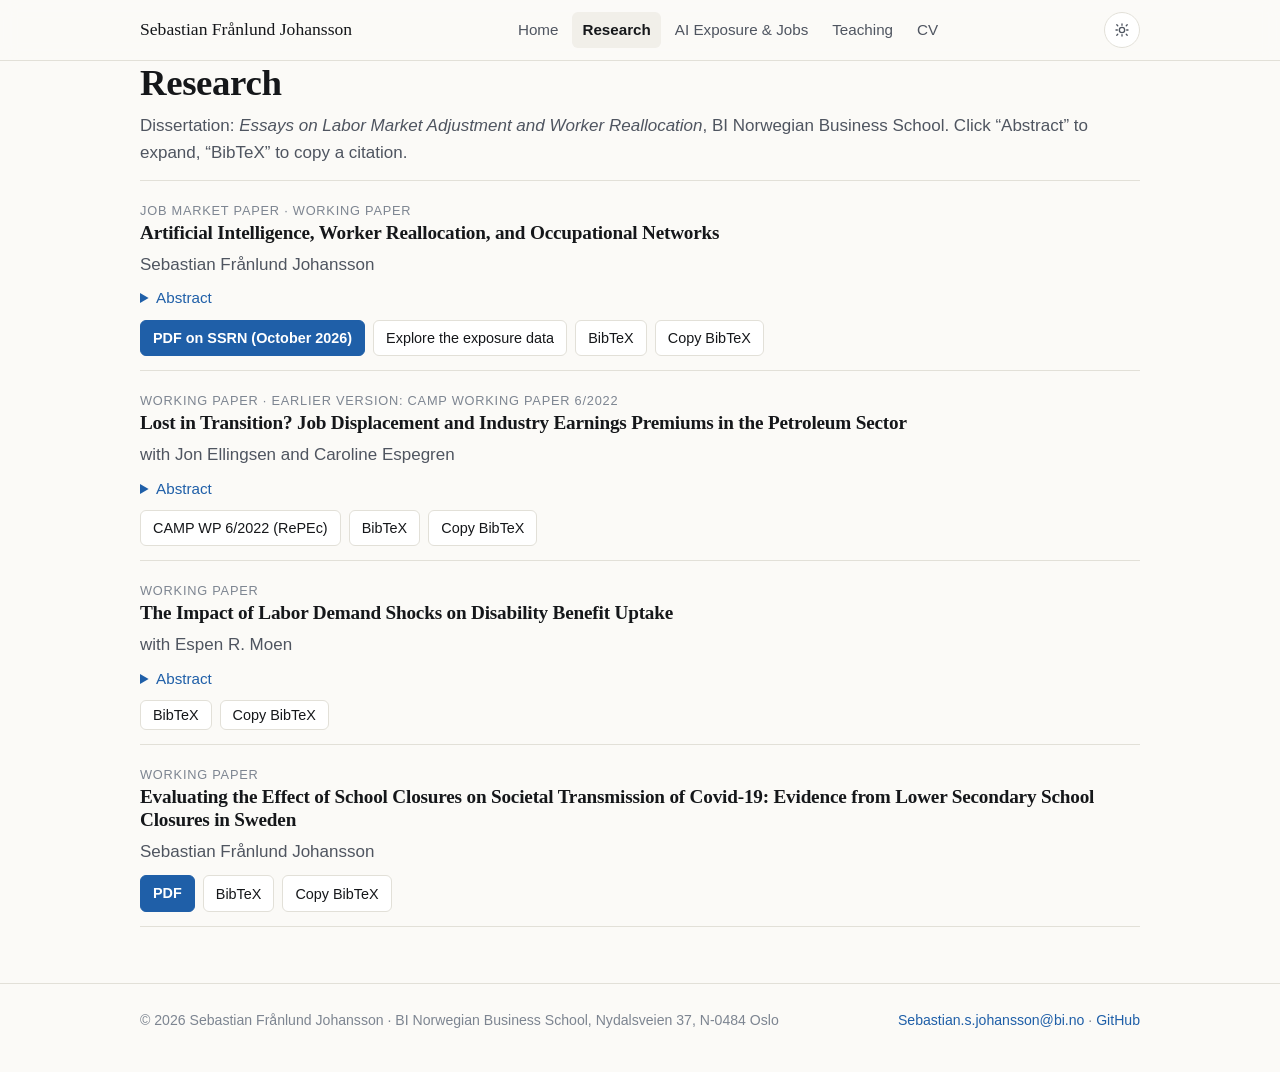
<file: research.html>
<!doctype html>
<html lang="en">
<head>
<meta charset="utf-8">
<meta name="viewport" content="width=device-width, initial-scale=1">
<title>Research — Sebastian Frånlund Johansson</title>
<meta name="description" content="Working papers and dissertation chapters by Sebastian Johansson: AI and worker reallocation, job displacement in the petroleum sector, disability benefits and labor demand shocks, school closures and Covid-19.">
<meta property="og:title" content="Research — Sebastian Frånlund Johansson">
<meta property="og:description" content="Working papers and dissertation chapters by Sebastian Johansson: AI and worker reallocation, job displacement in the petroleum sector, disability benefits and labor demand shocks, school closures and Covid-19.">
<meta property="og:image" content="assets/photo.webp">
<link rel="icon" href="assets/favicon.svg" type="image/svg+xml">
<link rel="stylesheet" href="assets/style.css?v=93b2acac">
<script>
// apply saved theme before first paint to avoid a flash
try { var t = localStorage.getItem('theme'); if (t) document.documentElement.setAttribute('data-theme', t); } catch (e) {}
</script>

</head>
<body data-github="Seb-f-Johansson">
<header class="site-header">
  <div class="wrap">
    <a class="brand" href="index.html">Sebastian Frånlund Johansson</a>
    <nav class="main" id="nav" aria-label="Main">
      <a href="index.html">Home</a>
      <a href="research.html" aria-current="page">Research</a>
      <a href="jobs.html">AI Exposure &amp; Jobs</a>
      <a href="teaching.html">Teaching</a>
      <a href="cv.html">CV</a>
    </nav>
    <div style="display:flex;gap:8px;align-items:center">
      <button class="theme-btn" id="theme" type="button" aria-label="Toggle dark mode" title="Toggle dark mode">
        <svg width="16" height="16" viewBox="0 0 24 24" fill="none" stroke="currentColor" stroke-width="2" stroke-linecap="round" aria-hidden="true"><path class="sun" d="M12 3v2M12 19v2M4.2 4.2l1.4 1.4M18.4 18.4l1.4 1.4M3 12h2M19 12h2M4.2 19.8l1.4-1.4M18.4 5.6l1.4-1.4"/><circle class="sun" cx="12" cy="12" r="4"/><path class="moon" d="M21 12.8A9 9 0 1 1 11.2 3a7 7 0 0 0 9.8 9.8z" style="display:none"/></svg>
      </button>
      <button class="theme-btn nav-toggle" id="navToggle" type="button" aria-label="Menu" aria-expanded="false" aria-controls="nav">
        <svg width="16" height="16" viewBox="0 0 24 24" fill="none" stroke="currentColor" stroke-width="2" stroke-linecap="round" aria-hidden="true"><path d="M4 7h16M4 12h16M4 17h16"/></svg>
      </button>
    </div>
  </div>
</header>
<main class="wrap">

<h1>Research</h1>
<p class="muted">Dissertation: <em>Essays on Labor Market Adjustment and Worker Reallocation</em>, BI Norwegian Business School. Click “Abstract” to expand, “BibTeX” to copy a citation.</p>

<article class="paper" id="ai-reallocation">
  <div class="status">Job market paper · Working paper</div>
  <h3>Artificial Intelligence, Worker Reallocation, and Occupational Networks</h3>
  <p class="byline">Sebastian Frånlund Johansson</p>
  <details>
    <summary>Abstract</summary>
    <p class="abstract">Artificial intelligence reaches occupations unevenly, and how exposed workers fare depends on which of their tasks remain with labor and on which jobs they can reach. I construct a complementarity-adjusted dynamic AI exposure index, C-DAIOE, that discounts technical exposure in the task contexts where human input remains valuable, and link it to Norwegian employer–employee registers for 2010–2024 and to an occupational mobility network estimated from pre-period worker transitions. Within firms, a one-standard-deviation increase in exposure is associated with 11 percent lower employment in an occupation, but only where task complementarity is low; raw exposure has no relationship with employment. The decline operates through fewer hires into exposed occupations rather than more exits from them. Across workers, direct exposure is associated with more occupation and employer switching, whereas exposure among the occupations a worker could move to is associated with less, and movers are more likely to enter less exposed, more complementary, and better-paid occupations, the more so when the destinations their occupation historically fed into are themselves less exposed. Exposure is not associated with short-run earnings growth.</p>
    <p class="small muted"><b>JEL:</b> J23, J24, J31, O33 · <b>Keywords:</b> artificial intelligence; worker reallocation; occupational mobility; occupational networks; firm adjustment</p>
  </details>
  <div class="actions">
    <a class="btn primary" href="https://ssrn.com/abstract=7616188">PDF on SSRN (October 2026)</a>
    <a class="btn" href="jobs.html#exp">Explore the exposure data</a>
    <button class="btn bib-btn" type="button" data-target="bib-ai">BibTeX</button>
    <button class="btn copy-btn" type="button" data-target="bib-ai">Copy BibTeX</button>
  </div>
<pre class="bib" id="bib-ai">@unpublished{johansson2026ai,
  author = {Johansson, Sebastian},
  title  = {Artificial Intelligence, Worker Reallocation, and Occupational Networks},
  note   = {SSRN Working Paper 7616188},
  url    = {https://ssrn.com/abstract=7616188},
  year   = {2026}
}</pre>
</article>

<article class="paper" id="lost-in-transition">
  <div class="status">Working paper · Earlier version: CAMP Working Paper 6/2022</div>
  <h3>Lost in Transition? Job Displacement and Industry Earnings Premiums in the Petroleum Sector</h3>
  <p class="byline">with Jon Ellingsen and Caroline Espegren</p>
  <details>
    <summary>Abstract</summary>
    <p class="abstract">We study earnings losses among workers displaced from a high-premium petroleum industry. Using Norwegian matched employer-employee data, we follow workers displaced during the mass layoffs after the 2014 oil-price collapse. Combining coarsened-exact matching with an interaction-weighted event-study design, we decompose earnings losses using AKM-based industry premiums. Four years after displacement, earnings are approximately 14 percent below those of comparable non-displaced workers. We document that the petroleum industry has the highest estimated earnings premium in the economy and that movement to lower-premium industries accounts for approximately 38 percent of the four-year earnings loss. Moreover, institutional arrangements shape how earnings losses translate into total-income losses. Public transfers partly cushion the decline in earnings but do not fully offset the resulting loss in total income. The findings highlight a labor-market channel of transition risk: sudden contractions in high-premium fossil-fuel industries may deprive displaced workers of access to sector-specific earnings premiums that are difficult to replace elsewhere.</p>
  </details>
  <div class="actions">
    <a class="btn" href="https://ideas.repec.org/p/bny/wpaper/0109.html">CAMP WP 6/2022 (RePEc)</a>
    <button class="btn bib-btn" type="button" data-target="bib-lit">BibTeX</button>
    <button class="btn copy-btn" type="button" data-target="bib-lit">Copy BibTeX</button>
  </div>
<pre class="bib" id="bib-lit">@unpublished{ellingsen2026lost,
  author = {Ellingsen, Jon and Espegren, Caroline and Johansson, Sebastian},
  title  = {Lost in Transition? Job Displacement and Industry Earnings Premiums in the Petroleum Sector},
  note   = {Working paper, BI Norwegian Business School. Earlier version: CAMP Working Paper 6/2022},
  year   = {2026}
}</pre>
</article>

<article class="paper" id="disability">
  <div class="status">Working paper</div>
  <h3>The Impact of Labor Demand Shocks on Disability Benefit Uptake</h3>
  <p class="byline">with Espen R. Moen</p>
  <details>
    <summary>Abstract</summary>
    <p class="abstract">This paper studies the effect of local labor demand shocks on disability benefits and the uptake of vocational rehabilitation, exploiting the 2014 global oil price collapse as a shock to the Norwegian labor market. Leveraging detailed administrative data and employing an event study design alongside a shift-share instrument based on municipal exposure to oil-sector employment, we document increases in both disability benefits and vocational rehabilitation following the shock. Our 2SLS estimates imply negative elasticities of disability and vocational rehabilitation enrollment with respect to local labor market conditions. Using local wages as our preferred proxy for labor demand, a one percent increase in wages reduces disability enrollment by 0.757 percent and vocational rehabilitation enrollment by 2.029 percent. Instrumenting local employment instead yields elasticities of the same sign, −0.769 and −1.070 respectively, though the employment channel is less precisely identified. Our findings suggest that local labor market conditions are an important driver of social insurance caseloads in a comprehensive, generous welfare state such as Norway's.</p>
    <p class="small muted"><b>JEL:</b> H55, I38, J21, J64, J65 · <b>Keywords:</b> disability benefits; vocational rehabilitation; labor demand shocks; oil price shock</p>
  </details>
  <div class="actions">
    <button class="btn bib-btn" type="button" data-target="bib-dis">BibTeX</button>
    <button class="btn copy-btn" type="button" data-target="bib-dis">Copy BibTeX</button>
  </div>
<pre class="bib" id="bib-dis">@unpublished{johansson2026disability,
  author = {Johansson, Sebastian and Moen, Espen R.},
  title  = {The Impact of Labor Demand Shocks on Disability Benefit Uptake},
  note   = {Working paper, BI Norwegian Business School},
  year   = {2026}
}</pre>
</article>

<article class="paper" id="covid">
  <div class="status">Working paper</div>
  <h3>Evaluating the Effect of School Closures on Societal Transmission of Covid-19: Evidence from Lower Secondary School Closures in Sweden</h3>
  <p class="byline">Sebastian Frånlund Johansson</p>
  <div class="actions">
    <a class="btn primary" href="https://www.dropbox.com/scl/fi/fmiq0b6unejnixi90os4y/Covid_WP.pdf?rlkey=zvs5w8a3c79q4c9swi3fjlder&dl=0">PDF</a>
    <button class="btn bib-btn" type="button" data-target="bib-cov">BibTeX</button>
    <button class="btn copy-btn" type="button" data-target="bib-cov">Copy BibTeX</button>
  </div>
<pre class="bib" id="bib-cov">@unpublished{johansson2021covid,
  author = {Johansson, Sebastian},
  title  = {Evaluating the Effect of School Closures on Societal Transmission of Covid-19: Evidence from Lower Secondary School Closures in Sweden},
  note   = {Working paper},
  year   = {2021}
}</pre>
</article>

</main>
<footer>
  <div class="wrap">
    <div>&copy; 2026 Sebastian Frånlund Johansson &middot; BI Norwegian Business School, Nydalsveien 37, N-0484 Oslo</div>
    <div><a href="mailto:Sebastian.s.johansson@bi.no">Sebastian.s.johansson@bi.no</a> &middot; <a href="https://github.com/Seb-f-Johansson">GitHub</a></div>
  </div>
</footer>
<script src="assets/site.js?v=0dadcda1"></script>

</body>
</html>
</file>
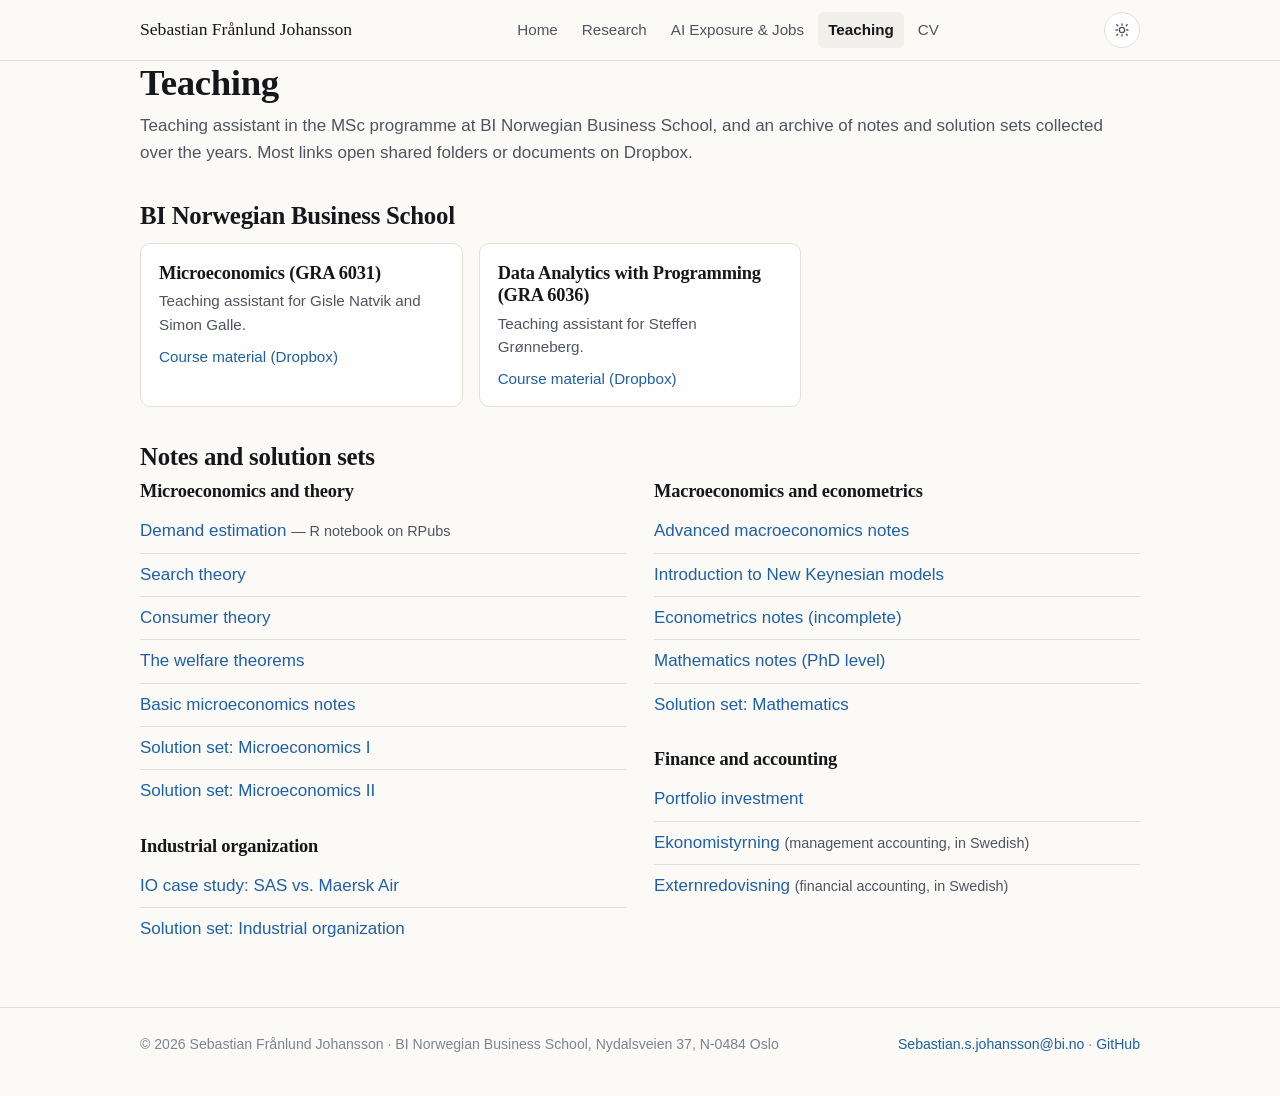
<file: teaching.html>
<!doctype html>
<html lang="en">
<head>
<meta charset="utf-8">
<meta name="viewport" content="width=device-width, initial-scale=1">
<title>Teaching — Sebastian Frånlund Johansson</title>
<meta name="description" content="Teaching at BI Norwegian Business School and an archive of lecture notes and solution sets in microeconomics, macroeconomics, econometrics and industrial organization.">
<meta property="og:title" content="Teaching — Sebastian Frånlund Johansson">
<meta property="og:description" content="Teaching at BI Norwegian Business School and an archive of lecture notes and solution sets in microeconomics, macroeconomics, econometrics and industrial organization.">
<meta property="og:image" content="assets/photo.webp">
<link rel="icon" href="assets/favicon.svg" type="image/svg+xml">
<link rel="stylesheet" href="assets/style.css?v=93b2acac">
<script>
// apply saved theme before first paint to avoid a flash
try { var t = localStorage.getItem('theme'); if (t) document.documentElement.setAttribute('data-theme', t); } catch (e) {}
</script>

</head>
<body data-github="Seb-f-Johansson">
<header class="site-header">
  <div class="wrap">
    <a class="brand" href="index.html">Sebastian Frånlund Johansson</a>
    <nav class="main" id="nav" aria-label="Main">
      <a href="index.html">Home</a>
      <a href="research.html">Research</a>
      <a href="jobs.html">AI Exposure &amp; Jobs</a>
      <a href="teaching.html" aria-current="page">Teaching</a>
      <a href="cv.html">CV</a>
    </nav>
    <div style="display:flex;gap:8px;align-items:center">
      <button class="theme-btn" id="theme" type="button" aria-label="Toggle dark mode" title="Toggle dark mode">
        <svg width="16" height="16" viewBox="0 0 24 24" fill="none" stroke="currentColor" stroke-width="2" stroke-linecap="round" aria-hidden="true"><path class="sun" d="M12 3v2M12 19v2M4.2 4.2l1.4 1.4M18.4 18.4l1.4 1.4M3 12h2M19 12h2M4.2 19.8l1.4-1.4M18.4 5.6l1.4-1.4"/><circle class="sun" cx="12" cy="12" r="4"/><path class="moon" d="M21 12.8A9 9 0 1 1 11.2 3a7 7 0 0 0 9.8 9.8z" style="display:none"/></svg>
      </button>
      <button class="theme-btn nav-toggle" id="navToggle" type="button" aria-label="Menu" aria-expanded="false" aria-controls="nav">
        <svg width="16" height="16" viewBox="0 0 24 24" fill="none" stroke="currentColor" stroke-width="2" stroke-linecap="round" aria-hidden="true"><path d="M4 7h16M4 12h16M4 17h16"/></svg>
      </button>
    </div>
  </div>
</header>
<main class="wrap">

<h1>Teaching</h1>
<p class="muted">Teaching assistant in the MSc programme at BI Norwegian Business School, and an archive of notes and solution sets collected over the years. Most links open shared folders or documents on Dropbox.</p>

<h2>BI Norwegian Business School</h2>
<div class="grid">
  <div class="card">
    <h3>Microeconomics (GRA 6031)</h3>
    <p>Teaching assistant for Gisle Natvik and Simon Galle.</p>
    <p style="margin:0"><a href="https://www.dropbox.com/sh/j54pfklmys2qb5d/AAC5W93gKFAX6hmEf81TxUfZa?dl=0">Course material (Dropbox)</a></p>
  </div>
  <div class="card">
    <h3>Data Analytics with Programming (GRA 6036)</h3>
    <p>Teaching assistant for Steffen Grønneberg.</p>
    <p style="margin:0"><a href="https://www.dropbox.com/scl/fo/xvy9mce2yzqdcp1q1xz76/h?rlkey=u9oq9tbbtfq71rwfeyuhjxz0u&dl=0">Course material (Dropbox)</a></p>
  </div>
</div>

<h2>Notes and solution sets</h2>
<div class="two">
  <div>
    <h3>Microeconomics and theory</h3>
    <ul class="clean">
      <li><a href="https://rpubs.com/SSJ/demand">Demand estimation</a> <span class="muted small">— R notebook on RPubs</span></li>
      <li><a href="https://www.dropbox.com/s/xaxruce2l7v7kyb/Topics_in_Search_Theory_I%20%286%29.pdf?dl=0">Search theory</a></li>
      <li><a href="https://www.dropbox.com/s/bbdurcg99y0zijw/Axioms__theorems_and_proofs_Advanced_Micro%20%283%29.pdf?dl=0">Consumer theory</a></li>
      <li><a href="https://www.dropbox.com/s/onfgvikxg70bz5h/Adv_micro_II_proofs.pdf?dl=0">The welfare theorems</a></li>
      <li><a href="https://www.dropbox.com/s/7ceb9mmj624q026/Sammanfattning_Mikro.pdf?dl=0">Basic microeconomics notes</a></li>
      <li><a href="https://www.dropbox.com/s/sjfvpscfy8u210d/Advanced_Microeconomics_Solutions.pdf?dl=0">Solution set: Microeconomics I</a></li>
      <li><a href="https://www.dropbox.com/s/n9pcjwgeoi9q2st/Micro_II__Solutions.pdf?dl=0">Solution set: Microeconomics II</a></li>
    </ul>
    <h3 style="margin-top:1.4rem">Industrial organization</h3>
    <ul class="clean">
      <li><a href="https://www.dropbox.com/s/f4s9dgc0knquf9x/Case_Study_SAS.pdf?dl=0">IO case study: SAS vs. Maersk Air</a></li>
      <li><a href="https://www.dropbox.com/s/vyke459k2zrndvh/Advanced_Industrial_Organization__Solutions.pdf?dl=0">Solution set: Industrial organization</a></li>
    </ul>
  </div>
  <div>
    <h3>Macroeconomics and econometrics</h3>
    <ul class="clean">
      <li><a href="https://www.dropbox.com/s/9pglbna9xbftp6z/Advanced_Macro%20%283%29.pdf?dl=0">Advanced macroeconomics notes</a></li>
      <li><a href="https://www.dropbox.com/s/kiaz01ev281tk0j/Introduction%20to%20New%20Keynesian%20Models.pdf?dl=0">Introduction to New Keynesian models</a></li>
      <li><a href="https://www.dropbox.com/s/qqghtpe8yv71gki/econometir%20%2815%29.pdf?dl=0">Econometrics notes (incomplete)</a></li>
      <li><a href="https://www.dropbox.com/s/v1hwr4kk2sdzcjy/Mathematics_phd%20%2816%29.pdf?dl=0">Mathematics notes (PhD level)</a></li>
      <li><a href="https://www.dropbox.com/s/zt1bjoumb60waoj/Mathematics_Exercise_Solutions.pdf?dl=0">Solution set: Mathematics</a></li>
    </ul>
    <h3 style="margin-top:1.4rem">Finance and accounting</h3>
    <ul class="clean">
      <li><a href="https://www.dropbox.com/s/g9km6sb3kabm9km/Summary_Portfolio_Investment.pdf?dl=0">Portfolio investment</a></li>
      <li><a href="https://www.dropbox.com/s/4ix3qh7dqj9nrhq/Sammanfattning_Ekonomistyrning.pdf?dl=0">Ekonomistyrning</a> <span class="muted small">(management accounting, in Swedish)</span></li>
      <li><a href="https://www.dropbox.com/s/38pwgfggzqgtc8p/Sammanfattning_Externredovisning.pdf?dl=0">Externredovisning</a> <span class="muted small">(financial accounting, in Swedish)</span></li>
    </ul>
  </div>
</div>

</main>
<footer>
  <div class="wrap">
    <div>&copy; 2026 Sebastian Frånlund Johansson &middot; BI Norwegian Business School, Nydalsveien 37, N-0484 Oslo</div>
    <div><a href="mailto:Sebastian.s.johansson@bi.no">Sebastian.s.johansson@bi.no</a> &middot; <a href="https://github.com/Seb-f-Johansson">GitHub</a></div>
  </div>
</footer>
<script src="assets/site.js?v=0dadcda1"></script>

</body>
</html>
</file>
<file: assets/style.css>
/* Sebastian Frånlund Johansson — personal site
   Plain CSS, no framework. Tokens on :root; dark mode via data-theme or OS. */

:root {
  color-scheme: light;
  --bg: #fbfaf7;
  --bg-2: #f1efe9;
  --card: #ffffff;
  --ink: #15171a;
  --ink-2: #4f5560;
  --ink-3: #7d8591;
  --line: #e2e0d8;
  --accent: #1f5fa8;
  --accent-2: #2a78d6;
  --accent-soft: #e4eefb;
  --on-accent: #ffffff;
  --q1: #eb6834;   /* high exposure, low complementarity */
  --q2: #2a78d6;   /* high exposure, high complementarity */
  --q3: #1baf7a;   /* low exposure, high complementarity */
  --q4: #8b9099;   /* low exposure, low complementarity (neutral) */
  --pos: #2f8f5b; --neg: #c8553d; --s1: #a3c3ea; --s2: #6f9fdb; --s3: #3f7ccb; --s4: #1f5fa8; --s5: #0e3566;   /* exposure quintiles, low -> high */
  --radius: 10px;
  --maxw: 1040px;
  --serif: Georgia, "Times New Roman", serif;
  --sans: -apple-system, BlinkMacSystemFont, "Segoe UI", Inter, Roboto, Helvetica, Arial, sans-serif;
  --mono: ui-monospace, SFMono-Regular, Menlo, Consolas, monospace;
}
@media (prefers-color-scheme: dark) {
  :root:not([data-theme="light"]) {
    color-scheme: dark;
    --bg: #15171a; --bg-2: #1c1f24; --card: #1f2329; --ink: #ecebe6; --ink-2: #b9bcc3; --ink-3: #868c96;
    --line: #2d323a; --accent: #6aa5ee; --accent-2: #3987e5; --accent-soft: #1d2a3c; --on-accent: #0e1a2b;
    --q1: #d95926; --q2: #3987e5; --q3: #199e70; --q4: #7a808a;
    --pos: #47b07a; --neg: #e0775f; --s1: #33547f; --s2: #3f72b3; --s3: #5b93dc; --s4: #8db8ef; --s5: #cfe2fa;
  }
}
:root[data-theme="dark"] {
  color-scheme: dark;
  --bg: #15171a; --bg-2: #1c1f24; --card: #1f2329; --ink: #ecebe6; --ink-2: #b9bcc3; --ink-3: #868c96;
  --line: #2d323a; --accent: #6aa5ee; --accent-2: #3987e5; --accent-soft: #1d2a3c; --on-accent: #0e1a2b;
  --q1: #d95926; --q2: #3987e5; --q3: #199e70; --q4: #7a808a;
  --pos: #47b07a; --neg: #e0775f; --s1: #33547f; --s2: #3f72b3; --s3: #5b93dc; --s4: #8db8ef; --s5: #cfe2fa;
}

* { box-sizing: border-box; }
html { scroll-behavior: smooth; }
body {
  margin: 0; background: var(--bg); color: var(--ink);
  font-family: var(--sans); font-size: 17px; line-height: 1.55;
  -webkit-font-smoothing: antialiased;
}
a { color: var(--accent); text-decoration: none; }
a:hover { text-decoration: underline; }
h1, h2, h3 { font-family: var(--serif); font-weight: 600; letter-spacing: -0.01em; line-height: 1.2; margin: 0 0 .5rem; }
h1 { font-size: 2.3rem; }
h2 { font-size: 1.55rem; margin-top: 2.2rem; }
h3 { font-size: 1.15rem; }
p { margin: .4rem 0 .9rem; }
.muted { color: var(--ink-2); }
.small { font-size: .9rem; }
.mono { font-family: var(--mono); font-size: .88em; }
code { font-family: var(--mono); font-size: .9em; background: var(--bg-2); padding: .1em .35em; border-radius: 4px; }

.wrap { max-width: var(--maxw); margin: 0 auto; padding: 0 20px; }

/* header / nav */
.site-header { position: sticky; top: 0; z-index: 20; background: color-mix(in srgb, var(--bg) 88%, transparent); backdrop-filter: blur(8px); border-bottom: 1px solid var(--line); }
.site-header .wrap { display: flex; align-items: center; justify-content: space-between; gap: 16px; height: 60px; }
.brand { font-family: var(--serif); font-size: 1.1rem; color: var(--ink); white-space: nowrap; }
.brand:hover { text-decoration: none; }
nav.main { display: flex; gap: 4px; align-items: center; }
nav.main a { padding: 6px 10px; border-radius: 6px; color: var(--ink-2); font-size: .95rem; }
nav.main a:hover { background: var(--bg-2); text-decoration: none; color: var(--ink); }
nav.main a[aria-current="page"] { color: var(--ink); background: var(--bg-2); font-weight: 600; }
.theme-btn { border: 1px solid var(--line); background: var(--card); color: var(--ink-2); border-radius: 999px; width: 36px; height: 36px; cursor: pointer; display: grid; place-items: center; }
.theme-btn:hover { color: var(--ink); }
.nav-toggle { display: none; }
@media (max-width: 720px) {
  nav.main { display: none; position: absolute; top: 60px; left: 0; right: 0; background: var(--bg); border-bottom: 1px solid var(--line); flex-direction: column; align-items: stretch; padding: 8px 12px 12px; }
  nav.main.open { display: flex; }
  .nav-toggle { display: inline-grid; }
  h1 { font-size: 1.8rem; }
}

/* hero */
.hero { display: grid; grid-template-columns: 180px 1fr; gap: 32px; align-items: start; padding: 48px 0 20px; }
.hero img { width: 180px; height: 240px; object-fit: cover; border-radius: var(--radius); border: 1px solid var(--line); background: var(--bg-2); }
.hero .role { color: var(--ink-2); font-size: 1.05rem; margin-top: .2rem; }
.links { display: flex; flex-wrap: wrap; gap: 8px; margin: 14px 0 0; padding: 0; list-style: none; }
.links a { display: inline-flex; align-items: center; gap: 6px; padding: 6px 11px; border: 1px solid var(--line); border-radius: 999px; background: var(--card); color: var(--ink-2); font-size: .9rem; }
.links a:hover { color: var(--ink); border-color: var(--ink-3); text-decoration: none; }
.links svg { width: 15px; height: 15px; fill: currentColor; }
.links svg.ln { fill: none; stroke: currentColor; stroke-width: 2; stroke-linejoin: round; }
@media (max-width: 720px) { .hero { grid-template-columns: 1fr; gap: 18px; padding-top: 28px; } .hero img { width: 140px; height: 186px; } }

/* cards */
.grid { display: grid; grid-template-columns: repeat(auto-fill, minmax(260px, 1fr)); gap: 16px; margin: 12px 0; }
.card { background: var(--card); border: 1px solid var(--line); border-radius: var(--radius); padding: 18px 18px 16px; }
.card h3 { margin-bottom: .35rem; }
.card p { margin: 0 0 .5rem; color: var(--ink-2); font-size: .95rem; }
.card .meta { display: flex; gap: 12px; flex-wrap: wrap; color: var(--ink-3); font-size: .85rem; margin-top: 8px; }
.card .meta span { display: inline-flex; align-items: center; gap: 5px; }
.dot { width: 10px; height: 10px; border-radius: 50%; display: inline-block; background: var(--ink-3); }
.tag { display: inline-block; font-size: .78rem; padding: 2px 8px; border-radius: 999px; background: var(--accent-soft); color: var(--accent); margin-right: 6px; }
.card.link { transition: transform .12s ease, border-color .12s ease; }
.card.link:hover { transform: translateY(-2px); border-color: var(--ink-3); }

/* papers */
.paper { border-top: 1px solid var(--line); padding: 20px 0 14px; }
.paper:last-child { border-bottom: 1px solid var(--line); }
.paper h3 { font-size: 1.2rem; }
.paper .byline { color: var(--ink-2); margin: 2px 0 8px; }
.paper .status { font-size: .8rem; text-transform: uppercase; letter-spacing: .06em; color: var(--ink-3); }
.paper details { margin-top: 6px; }
.paper summary { cursor: pointer; color: var(--accent); font-size: .95rem; user-select: none; }
.paper summary:hover { text-decoration: underline; }
.paper .abstract { margin-top: 8px; color: var(--ink-2); font-size: .97rem; }
.paper .actions { display: flex; flex-wrap: wrap; gap: 8px; margin-top: 10px; }
.btn { display: inline-flex; align-items: center; gap: 6px; padding: 6px 12px; border-radius: 6px; border: 1px solid var(--line); background: var(--card); color: var(--ink); font-size: .9rem; cursor: pointer; font-family: inherit; }
.btn:hover { border-color: var(--ink-3); text-decoration: none; }
.btn.primary { background: var(--accent); border-color: var(--accent); color: var(--on-accent); font-weight: 600; }
.btn.primary:hover { filter: brightness(1.08); }
pre.bib { display: none; background: var(--bg-2); border: 1px solid var(--line); border-radius: 6px; padding: 12px; font-family: var(--mono); font-size: .82rem; overflow: auto; white-space: pre; margin-top: 8px; }
pre.bib.open { display: block; }

/* lists */
ul.clean { list-style: none; padding: 0; margin: 0; }
ul.clean li { padding: 8px 0; border-bottom: 1px solid var(--line); }
ul.clean li:last-child { border-bottom: 0; }
.two { display: grid; grid-template-columns: 1fr 1fr; gap: 28px; }
@media (max-width: 720px) { .two { grid-template-columns: 1fr; } }

/* exposure explorer */
.viz { background: var(--card); border: 1px solid var(--line); border-radius: var(--radius); padding: 16px; }
.viz .controls { display: flex; flex-wrap: wrap; gap: 10px; align-items: center; margin-bottom: 10px; }
.viz input[type="search"] { flex: 1 1 260px; padding: 8px 12px; border: 1px solid var(--line); border-radius: 6px; background: var(--bg); color: var(--ink); font-size: .95rem; font-family: inherit; }
.viz select { padding: 8px 10px; border: 1px solid var(--line); border-radius: 6px; background: var(--bg); color: var(--ink); font-family: inherit; }
.viz svg { width: 100%; height: auto; display: block; }
.viz .legend { display: flex; flex-wrap: wrap; gap: 14px; font-size: .86rem; color: var(--ink-2); margin-top: 8px; }
.viz .legend span { display: inline-flex; align-items: center; gap: 6px; }
.tooltip { position: absolute; pointer-events: none; background: var(--card); color: var(--ink); border: 1px solid var(--line); border-radius: 6px; padding: 8px 10px; font-size: .85rem; box-shadow: 0 6px 20px rgba(0,0,0,.12); max-width: 280px; display: none; z-index: 30; }
.tooltip b { display: block; margin-bottom: 2px; }
.tooltip .q { font-size: .78rem; color: var(--ink-3); }
.pt { cursor: pointer; }
.axis text { fill: var(--ink-3); font-size: 11px; font-family: var(--sans); }
.axis line, .axis path { stroke: var(--line); }
.axis-title { fill: var(--ink-2); font-size: 12px; font-family: var(--sans); }
.ref line { stroke: var(--ink-3); stroke-dasharray: 4 4; }
.qlabel { fill: var(--ink-3); font-size: 11px; font-family: var(--sans); }
.hl text { fill: var(--ink); font-size: 11px; font-family: var(--sans); paint-order: stroke; stroke: var(--card); stroke-width: 3px; }
table.data { width: 100%; border-collapse: collapse; font-size: .9rem; }
table.data th, table.data td { text-align: left; padding: 6px 8px; border-bottom: 1px solid var(--line); }
table.data th { color: var(--ink-3); font-weight: 600; cursor: pointer; white-space: nowrap; }
table.data td.num, table.data th.num { text-align: right; font-variant-numeric: tabular-nums; }
.table-wrap { max-height: 420px; overflow: auto; border: 1px solid var(--line); border-radius: 6px; margin-top: 10px; }

/* footer */
footer { border-top: 1px solid var(--line); margin-top: 56px; padding: 26px 0 40px; color: var(--ink-3); font-size: .88rem; }
footer .wrap { display: flex; flex-wrap: wrap; gap: 16px; justify-content: space-between; }

/* misc */
.notice { background: var(--accent-soft); border: 1px solid color-mix(in srgb, var(--accent) 30%, transparent); border-radius: var(--radius); padding: 12px 14px; font-size: .92rem; }
.skeleton { height: 92px; border-radius: var(--radius); background: linear-gradient(90deg, var(--bg-2), var(--card), var(--bg-2)); background-size: 200% 100%; animation: sh 1.2s infinite; }
@keyframes sh { from { background-position: 200% 0 } to { background-position: -200% 0 } }
.pdf-frame { width: 100%; height: 80vh; border: 1px solid var(--line); border-radius: var(--radius); background: var(--bg-2); }
.kv { display: grid; grid-template-columns: 120px 1fr; gap: 6px 16px; }
.kv dt { color: var(--ink-3); }
.kv dd { margin: 0; }

/* AI and Norwegian jobs page */
.stats { display: grid; grid-template-columns: repeat(auto-fit, minmax(190px, 1fr)); gap: 12px; margin: 14px 0 6px; }
.stat { background: var(--card); border: 1px solid var(--line); border-radius: var(--radius); padding: 14px 16px; }
.stat .v { font-family: var(--serif); font-size: 1.9rem; line-height: 1.1; font-variant-numeric: tabular-nums; }
.stat .l { color: var(--ink-2); font-size: .86rem; margin-top: 4px; }
.seg { display: inline-flex; flex-wrap: wrap; max-width: 100%; border: 1px solid var(--line); border-radius: 6px; overflow: hidden; }
.seg button { border: 0; background: var(--bg); color: var(--ink-2); padding: 7px 11px; font: inherit; font-size: .88rem; cursor: pointer; }
.seg button + button { border-left: 1px solid var(--line); }
.seg button[aria-pressed="true"] { background: var(--accent); color: var(--on-accent); font-weight: 600; }
.ctl-label { font-size: .82rem; color: var(--ink-3); margin-right: 2px; }
.chart { position: relative; }
.chart svg text { font-family: var(--sans); }
.ln-label { font-size: 11px; fill: var(--ink-2); paint-order: stroke; stroke: var(--card); stroke-width: 3px; }
.marker line { stroke: var(--ink-3); stroke-dasharray: 3 3; }
.marker text { fill: var(--ink-3); font-size: 11px; }
.cross line { stroke: var(--ink-3); }
.tooltip table { border-collapse: collapse; font-size: .82rem; }
.tooltip td { padding: 1px 6px 1px 0; }
.tooltip td.num { text-align: right; font-variant-numeric: tabular-nums; }
.sw { display: inline-block; width: 14px; height: 3px; border-radius: 2px; vertical-align: middle; margin-right: 4px; }
.occ-card { display: grid; grid-template-columns: 1fr 1fr; gap: 18px; margin-top: 12px; }
@media (max-width: 720px) { .occ-card { grid-template-columns: 1fr; } }
.kv { display: grid; grid-template-columns: auto 1fr; gap: 3px 12px; font-size: .92rem; }
.kv dt { color: var(--ink-3); }
.kv dd { margin: 0; font-variant-numeric: tabular-nums; }
.caveat { border-left: 3px solid var(--line); padding: 2px 0 2px 12px; color: var(--ink-2); font-size: .93rem; }
table.data.heat td.num { font-variant-numeric: tabular-nums; }
table.data.heat td.cell { text-align: right; }
.two > div { min-width: 0; overflow-x: auto; }
.tabs { display: flex; flex-wrap: wrap; gap: 4px; border-bottom: 1px solid var(--line); margin: 18px 0 8px; }
.tabs button { border: 0; background: transparent; color: var(--ink-2); padding: 9px 14px; font: inherit; font-size: .95rem; cursor: pointer; border-bottom: 2px solid transparent; margin-bottom: -1px; }
.tabs button:hover { color: var(--ink); }
.tabs button[aria-selected="true"] { color: var(--ink); border-bottom-color: var(--accent); font-weight: 600; }
.tabnav { display: flex; justify-content: space-between; gap: 12px; margin: 28px 0 8px; padding-top: 14px; border-top: 1px solid var(--line); }
.tabnav a { font-weight: 600; text-decoration: none; }
.tabnav a:hover { text-decoration: underline; }
</file>
